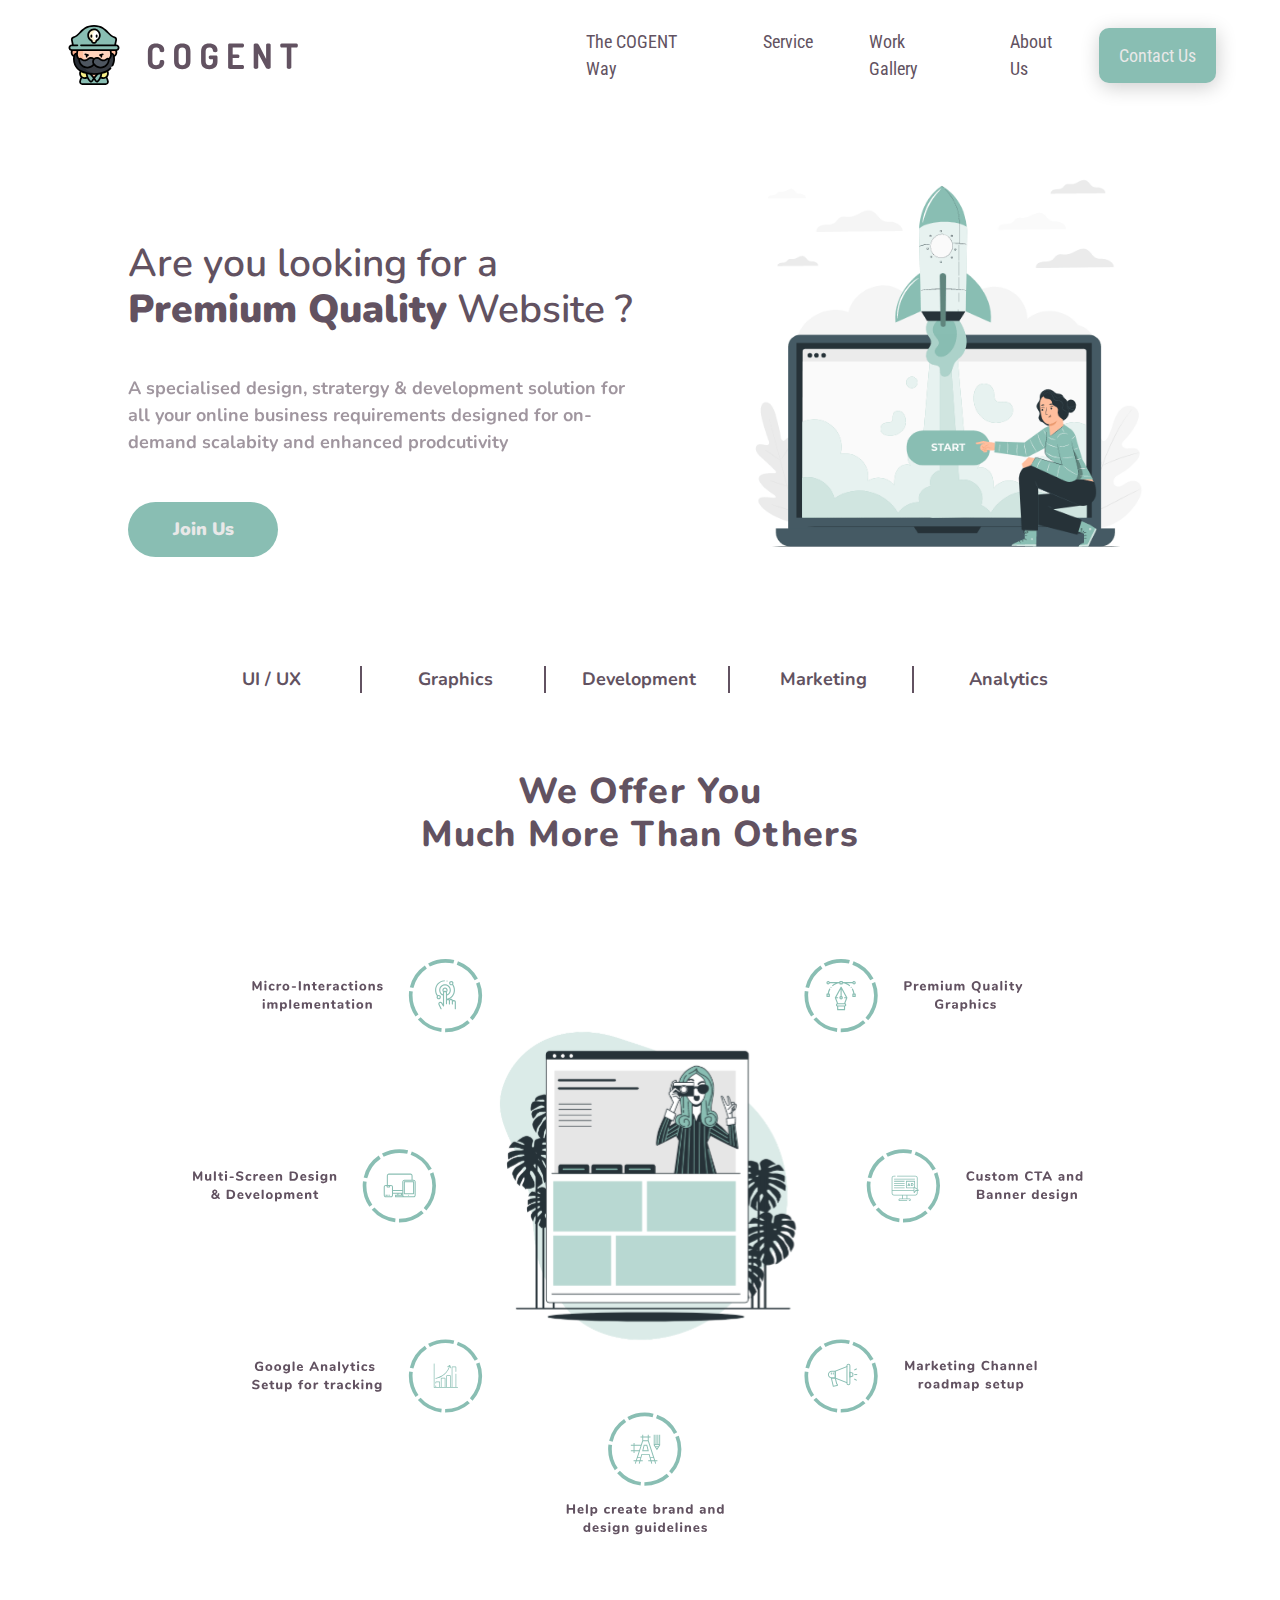
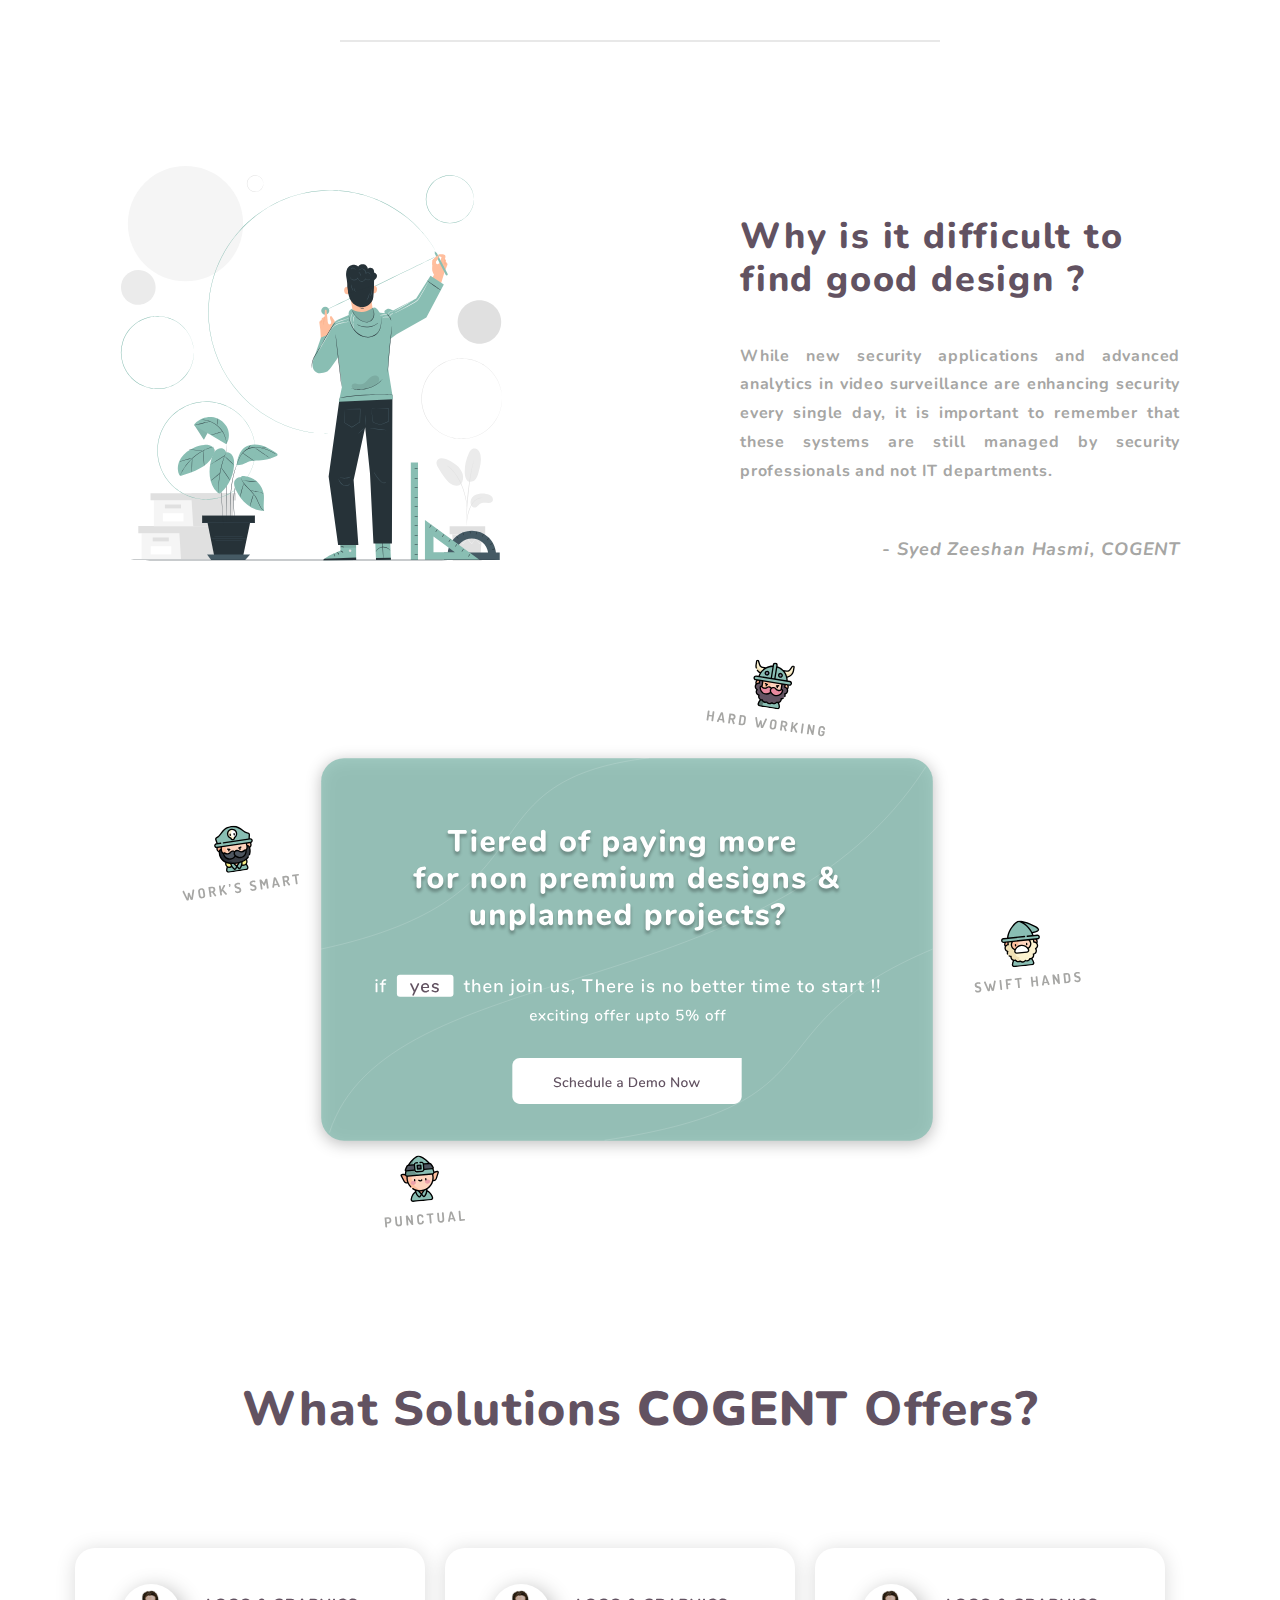
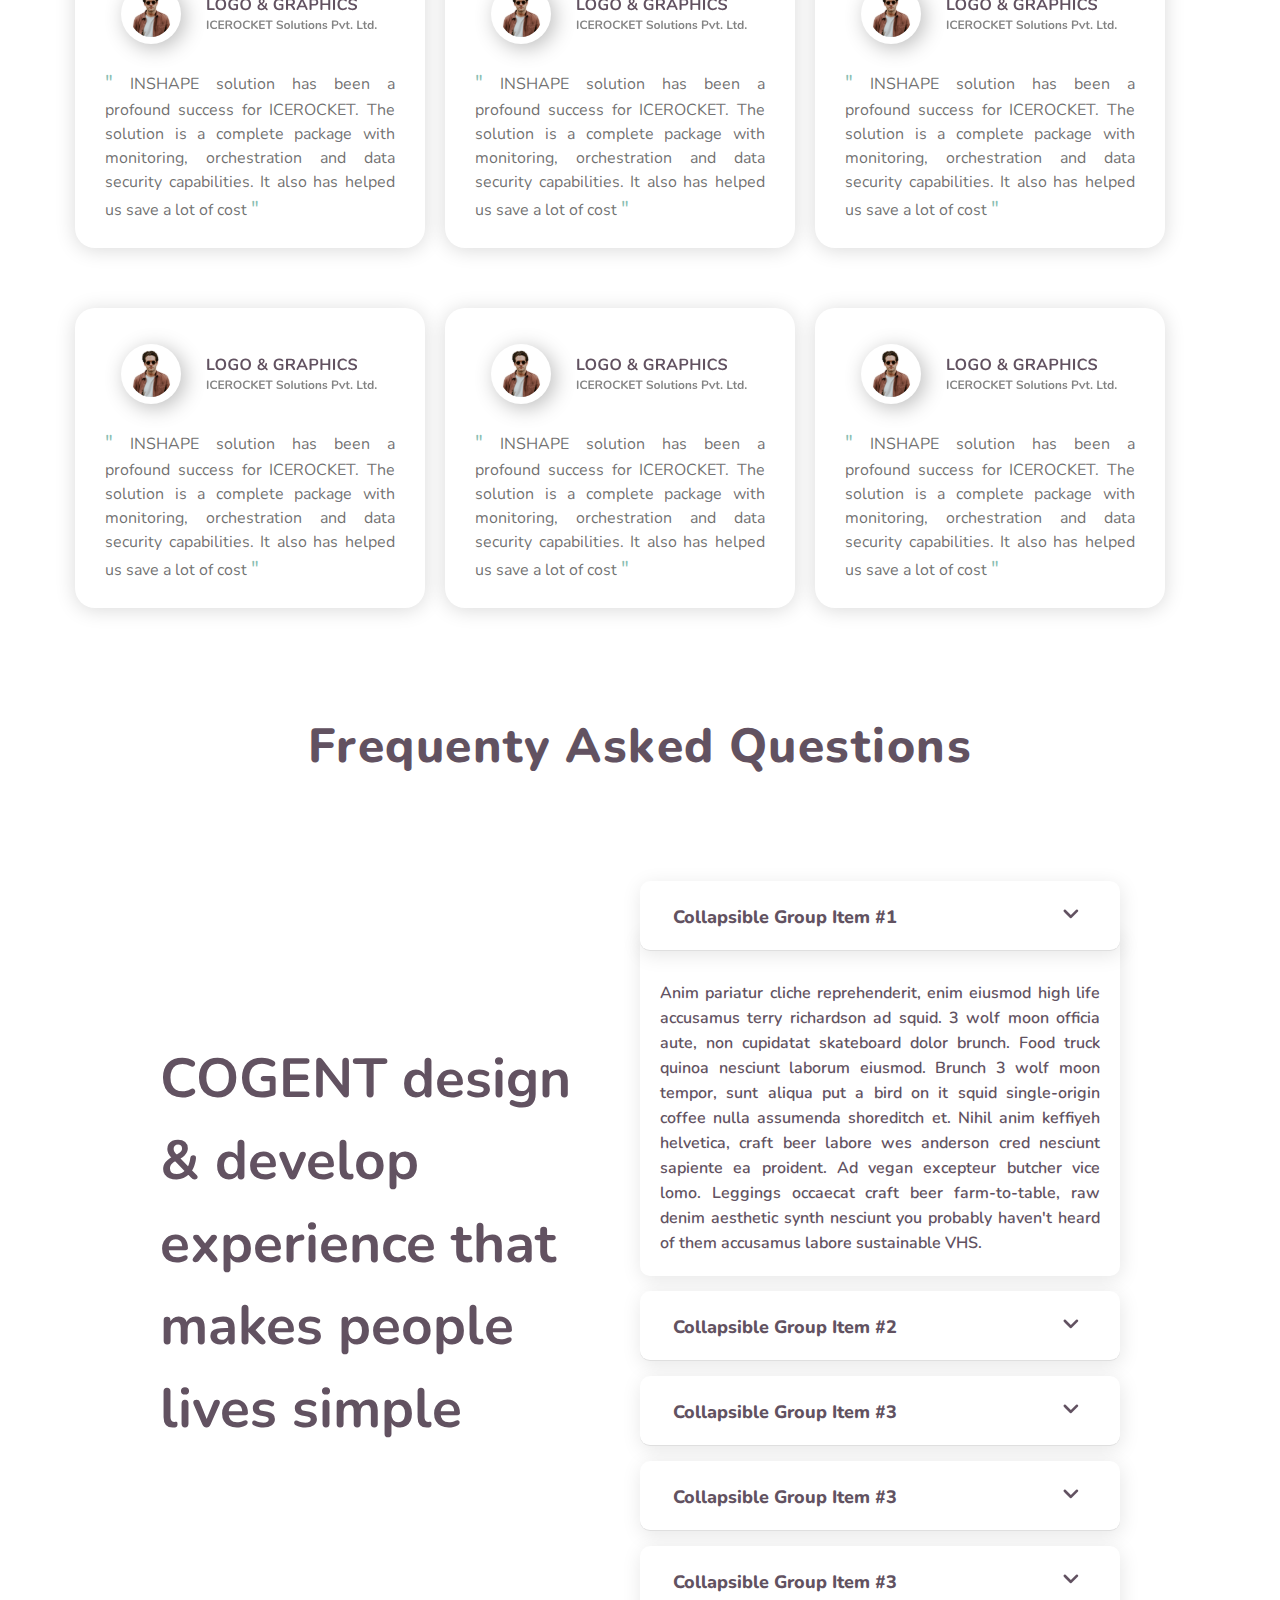
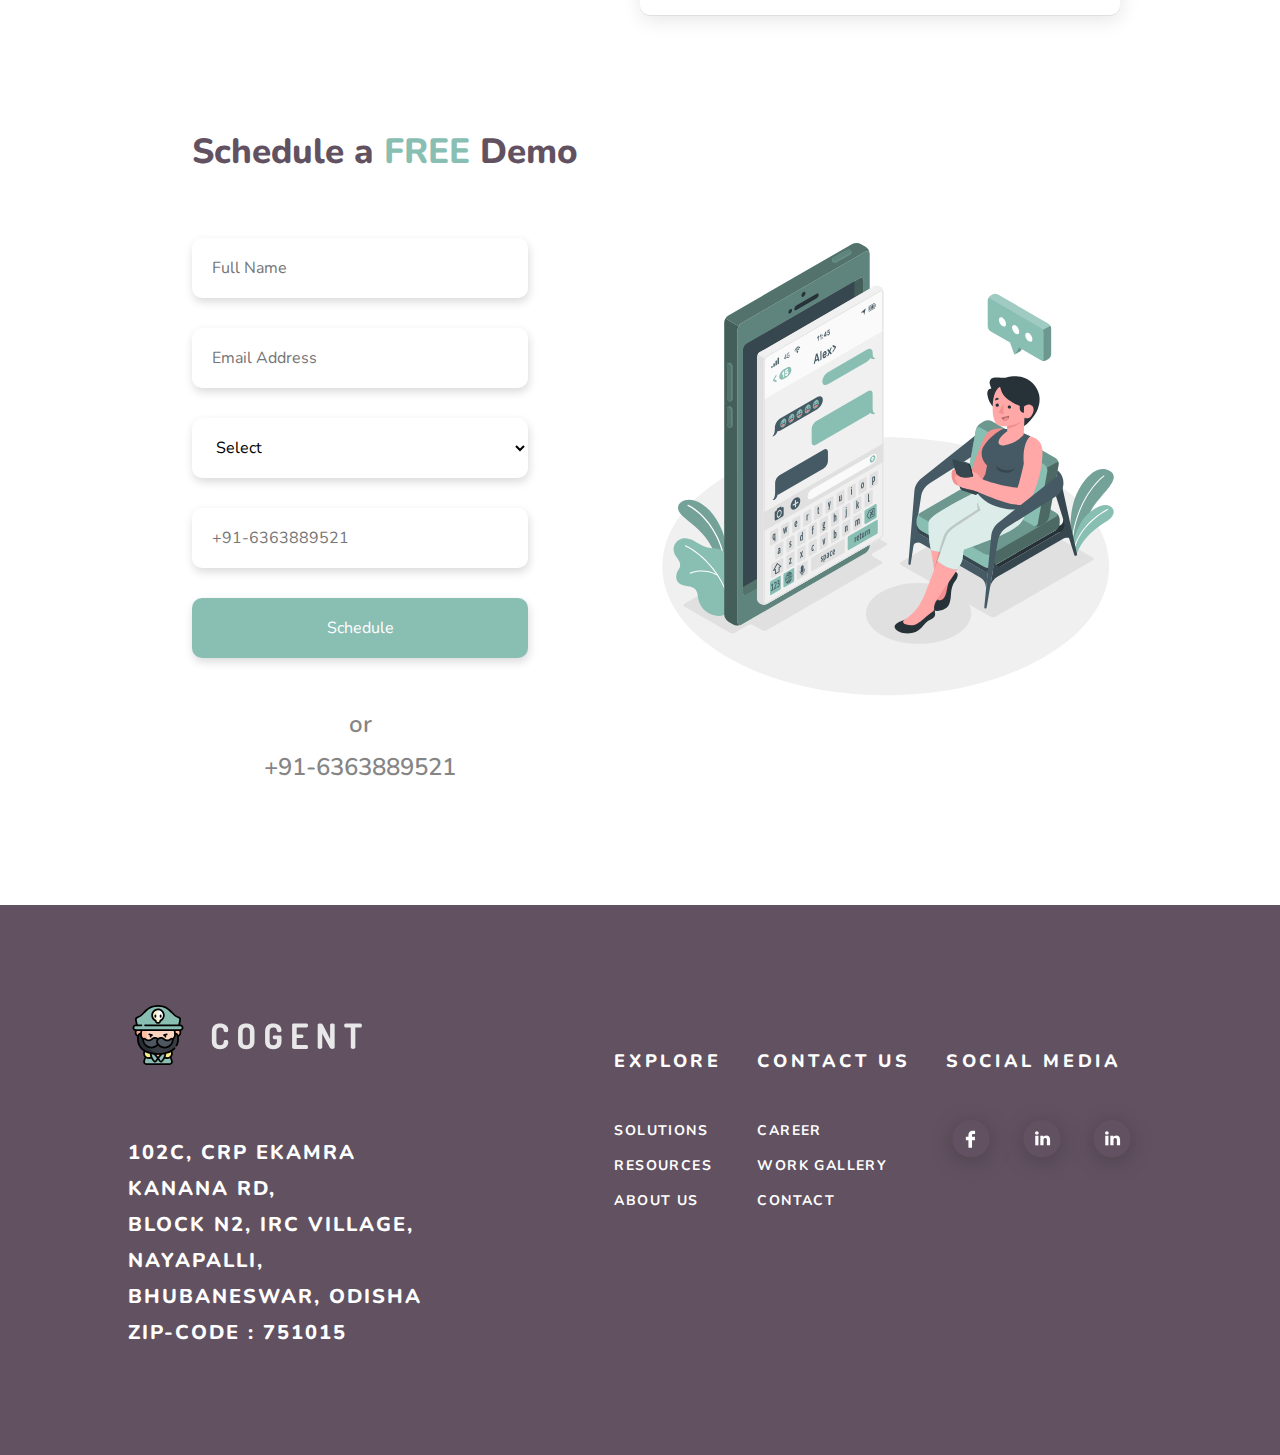
<file: index.html>
<!DOCTYPE html>
<html lang="en">

<head>
    <meta charset="UTF-8">
    <meta name="viewport" content="width=device-width, initial-scale=1.0">
    <title>Syed Zeeshan Hasmi : Digital Product Designer</title>

    <!-- Favicon -->
    <link rel="apple-touch-icon" sizes="57x57" href="./graphics/favicon/apple-icon-57x57.png">
    <link rel="apple-touch-icon" sizes="60x60" href="./graphics/favicon/apple-icon-60x60.png">
    <link rel="apple-touch-icon" sizes="72x72" href="./graphics/favicon/apple-icon-72x72.png">
    <link rel="apple-touch-icon" sizes="76x76" href="./graphics/favicon/apple-icon-76x76.png">
    <link rel="apple-touch-icon" sizes="114x114" href="./graphics/favicon/apple-icon-114x114.png">
    <link rel="apple-touch-icon" sizes="120x120" href="./graphics/favicon/apple-icon-120x120.png">
    <link rel="apple-touch-icon" sizes="144x144" href="./graphics/favicon/apple-icon-144x144.png">
    <link rel="apple-touch-icon" sizes="152x152" href="./graphics/favicon/apple-icon-152x152.png">
    <link rel="apple-touch-icon" sizes="180x180" href="./graphics/favicon/apple-icon-180x180.png">
    <link rel="icon" type="image/png" sizes="192x192" href="./graphics/favicon/android-icon-192x192.png">
    <link rel="icon" type="image/png" sizes="32x32" href="./graphics/favicon/favicon-32x32.png">
    <link rel="icon" type="image/png" sizes="96x96" href="./graphics/favicon/favicon-96x96.png">
    <link rel="icon" type="image/png" sizes="16x16" href="./graphics/favicon/favicon-16x16.png">
    <link rel="manifest" href="./graphics/favicon/manifest.json">
    <meta name="msapplication-TileColor" content="#ffffff">
    <meta name="msapplication-TileImage" content="./graphics/favicon/ms-icon-144x144.png">
    <meta name="theme-color" content="#ffffff">

    <!-- SEO for website -->
    <meta name="keywords"
        content="UI/UX Design, Web Design, Web Development, Branding, Freelance Developer, Freelance Designer">
    <meta name="description" content="">

    <!-- Google Fonts Nunito -->
    <link
        href="https://fonts.googleapis.com/css2?family=Nunito:ital,wght@0,200;0,300;0,400;0,600;0,700;0,800;0,900;1,200;1,300;1,400;1,600;1,700;1,800;1,900&family=Roboto+Condensed:ital,wght@0,300;0,400;0,700;1,300;1,400&display=swap"
        rel="stylesheet">

    <!-- Bootstrap 4 css file  -->
    <link rel="stylesheet" href="https://maxcdn.bootstrapcdn.com/bootstrap/4.0.0/css/bootstrap.min.css"
        integrity="sha384-Gn5384xqQ1aoWXA+058RXPxPg6fy4IWvTNh0E263XmFcJlSAwiGgFAW/dAiS6JXm" crossorigin="anonymous">

    <!-- Custom Css external link -->
    <link rel="stylesheet" href="./css/main.css">

</head>

<body>
    <!-- Navigation Bar -->
    <nav class="navbar navbar-expand-lg navbar-light">
        <a class="navbar-brand" href="./index.html"><img src="./graphics/cogent-logo.svg" alt="cogent-logo"></a>
        <button class="navbar-toggler" type="button" data-toggle="collapse" data-target="#navbarSupportedContent"
            aria-controls="navbarSupportedContent" aria-expanded="false" aria-label="Toggle navigation">
            <span class="navbar-toggler-icon"></span>
        </button>

        <div class="collapse navbar-collapse" id="navbarSupportedContent">
            <ul class="navbar-nav">
                <li class="nav-item">
                    <a class="nav-link" href="./html/the_cogent_way.html">The COGENT Way</a>
                </li>
                <li class="nav-item">
                    <a class="nav-link" href="./html/services.html">Service</a>
                </li>
                <li class="nav-item">
                    <a class="nav-link" href="./html/work_gallery.html">Work Gallery</a>
                </li>
                <li class="nav-item">
                    <a class="nav-link" href="./html/about-us.html">About Us</a>
                </li>
            </ul>
            <a href="./index.html#demoForm" id="contact"> Contact Us</a>
        </div>
    </nav>

    <!-- Section One -->
    <section class="section-one d-flex flex-column flex-md-row align-items-center">
        <div class="content-area order-2 order-md-1">
            <h1>Are you looking for a <b>Premium Quality</b> Website ?</h1>
            <p>A specialised design, stratergy & development solution for all your online business requirements designed
                for on-demand scalabity and enhanced prodcutivity</p>
            <a href="">Join Us</a>
        </div>
        <div class="image-area order-1 order-md-2">
            <img src="./graphics/gifs/Launching.gif" alt="launching-image">
        </div>
    </section>
    <ul class="small-defination">
        <li>UI / UX</li>
        <li>Graphics</li>
        <li>Development</li>
        <li>Marketing</li>
        <li>Analytics</li>
    </ul>

    <!-- Section Two -->
    <section class="section-two">
        <h2>We offer you <br> much more than others</h2>
        <img src="./graphics/infographics/features.svg" alt="features-image">
    </section>
    <img src="./graphics/infographics/section-two-divider.svg" alt="section-divider" class="section-divider">

    <!-- Section Three -->
    <section class="section-three d-flex flex-column flex-md-row align-items-center">
        <div class="image-area order-2 order-md-1">
            <img src="./graphics/infographics/good-design.svg" alt="good-design-image">
        </div>
        <div class="order-1 order-md-1">
            <h3>Why is it difficult to <br>
                find good design ?</h3>
            <p class="p-content">While new security applications and advanced analytics in video surveillance are
                enhancing security every
                single day, it is important to remember that these systems are still managed by security professionals
                and not IT departments. </p>
            <p class="p-name"> - Syed Zeeshan Hasmi, COGENT</p>
        </div>
    </section>

    <!-- Section Five -->
    <div class="ads-image-area">
        <img src="./graphics/infographics/ads-section.svg" alt="ads-image" class="ads-others">
        <img src="./graphics/infographics/ads-mobile.svg" alt="ads-mobile-image" class="ads-mobile">
    </div>

    <section class="section-five">
        <h2>What solutions <b> COGENT </b> offers?</h2>
        <article class="d-flex flex-wrap">
            <div>
                <img src="./graphics/infographics/solution-card/profile-all.svg" alt="logo & graphics">

                <p><span>"</span>
                    INSHAPE solution has been a profound success for ICEROCKET. The solution is a complete package with
                    monitoring, orchestration and data security capabilities. It also has helped us save a lot of cost
                    <span>"</span>
                </p>
            </div>

            <div>
                <img src="./graphics/infographics/solution-card/profile-all.svg" alt="logo & graphics">

                <p><span>"</span>
                    INSHAPE solution has been a profound success for ICEROCKET. The solution is a complete package with
                    monitoring, orchestration and data security capabilities. It also has helped us save a lot of cost
                    <span>"</span>
                </p>
            </div>

            <div>
                <img src="./graphics/infographics/solution-card/profile-all.svg" alt="logo & graphics">

                <p><span>"</span>
                    INSHAPE solution has been a profound success for ICEROCKET. The solution is a complete package with
                    monitoring, orchestration and data security capabilities. It also has helped us save a lot of cost
                    <span>"</span>
                </p>
            </div>

            <div>
                <img src="./graphics/infographics/solution-card/profile-all.svg" alt="logo & graphics">

                <p><span>"</span>
                    INSHAPE solution has been a profound success for ICEROCKET. The solution is a complete package with
                    monitoring, orchestration and data security capabilities. It also has helped us save a lot of cost
                    <span>"</span>
                </p>
            </div>

            <div>
                <img src="./graphics/infographics/solution-card/profile-all.svg" alt="logo & graphics">

                <p><span>"</span>
                    INSHAPE solution has been a profound success for ICEROCKET. The solution is a complete package with
                    monitoring, orchestration and data security capabilities. It also has helped us save a lot of cost
                    <span>"</span>
                </p>
            </div>

            <div>
                <img src="./graphics/infographics/solution-card/profile-all.svg" alt="logo & graphics">

                <p><span>"</span>
                    INSHAPE solution has been a profound success for ICEROCKET. The solution is a complete package with
                    monitoring, orchestration and data security capabilities. It also has helped us save a lot of cost
                    <span>"</span>
                </p>
            </div>
        </article>
    </section>

    <section class="section-six">
        <h2>Frequenty Asked Questions</h2>
        <article class="d-flex flex-md-row flex-column align-items-center">
            <aside class="order-md-1 order-2">
                <h4>
                    COGENT design
                    & develop experience that makes people lives simple
                </h4>
            </aside>
            <aside class="order-md-2 order-1">
                <div id="accordion">
                    <div class="card">
                        <div class="card-header" id="headingOne">
                            <h5 class="mb-0">
                                <button class="btn btn-link" data-toggle="collapse" data-target="#collapseOne"
                                    aria-expanded="true" aria-controls="collapseOne">
                                    Collapsible Group Item #1 <img src="./graphics/infographics/icons/arrow.jpg"
                                        alt="dropdown-arrow">
                                </button>
                            </h5>
                        </div>

                        <div id="collapseOne" class="collapse show" aria-labelledby="headingOne"
                            data-parent="#accordion">
                            <div class="card-body">
                                Anim pariatur cliche reprehenderit, enim eiusmod high life accusamus terry richardson ad
                                squid. 3 wolf moon officia aute, non cupidatat skateboard dolor brunch. Food truck
                                quinoa nesciunt laborum eiusmod. Brunch 3 wolf moon tempor, sunt aliqua put a bird on it
                                squid single-origin coffee nulla assumenda shoreditch et. Nihil anim keffiyeh helvetica,
                                craft beer labore wes anderson cred nesciunt sapiente ea proident. Ad vegan excepteur
                                butcher vice lomo. Leggings occaecat craft beer farm-to-table, raw denim aesthetic synth
                                nesciunt you probably haven't heard of them accusamus labore sustainable VHS.
                            </div>
                        </div>
                    </div>
                    <div class="card">
                        <div class="card-header" id="headingTwo">
                            <h5 class="mb-0">
                                <button class="btn btn-link collapsed" data-toggle="collapse" data-target="#collapseTwo"
                                    aria-expanded="false" aria-controls="collapseTwo">
                                    Collapsible Group Item #2 <img src="./graphics/infographics/icons/arrow.jpg"
                                        alt="dropdown-arrow">
                                </button>
                            </h5>
                        </div>
                        <div id="collapseTwo" class="collapse" aria-labelledby="headingTwo" data-parent="#accordion">
                            <div class="card-body">
                                Anim pariatur cliche reprehenderit, enim eiusmod high life accusamus terry richardson ad
                                squid. 3 wolf moon officia aute, non cupidatat skateboard dolor brunch. Food truck
                                quinoa nesciunt laborum eiusmod. Brunch 3 wolf moon tempor, sunt aliqua put a bird on it
                                squid single-origin coffee nulla assumenda shoreditch et. Nihil anim keffiyeh helvetica,
                                craft beer labore wes anderson cred nesciunt sapiente ea proident. Ad vegan excepteur
                                butcher vice lomo. Leggings occaecat craft beer farm-to-table, raw denim aesthetic synth
                                nesciunt you probably haven't heard of them accusamus labore sustainable VHS.
                            </div>
                        </div>
                    </div>
                    <div class="card">
                        <div class="card-header" id="headingThree">
                            <h5 class="mb-0">
                                <button class="btn btn-link collapsed" data-toggle="collapse"
                                    data-target="#collapseThree" aria-expanded="false" aria-controls="collapseThree">
                                    Collapsible Group Item #3 <img src="./graphics/infographics/icons/arrow.jpg"
                                        alt="dropdown-arrow">
                                </button>
                            </h5>
                        </div>
                        <div id="collapseThree" class="collapse" aria-labelledby="headingThree"
                            data-parent="#accordion">
                            <div class="card-body">
                                Anim pariatur cliche reprehenderit, enim eiusmod high life accusamus terry richardson ad
                                squid. 3 wolf moon officia aute, non cupidatat skateboard dolor brunch. Food truck
                                quinoa nesciunt laborum eiusmod. Brunch 3 wolf moon tempor, sunt aliqua put a bird on it
                                squid single-origin coffee nulla assumenda shoreditch et. Nihil anim keffiyeh helvetica,
                                craft beer labore wes anderson cred nesciunt sapiente ea proident. Ad vegan excepteur
                                butcher vice lomo. Leggings occaecat craft beer farm-to-table, raw denim aesthetic synth
                                nesciunt you probably haven't heard of them accusamus labore sustainable VHS.
                            </div>
                        </div>
                    </div>
                    <div class="card">
                        <div class="card-header" id="headingThree">
                            <h5 class="mb-0">
                                <button class="btn btn-link collapsed" data-toggle="collapse"
                                    data-target="#collapseThree" aria-expanded="false" aria-controls="collapseThree">
                                    Collapsible Group Item #3 <img src="./graphics/infographics/icons/arrow.jpg"
                                        alt="dropdown-arrow">
                                </button>
                            </h5>
                        </div>
                        <div id="collapseThree" class="collapse" aria-labelledby="headingThree"
                            data-parent="#accordion">
                            <div class="card-body">
                                Anim pariatur cliche reprehenderit, enim eiusmod high life accusamus terry richardson ad
                                squid. 3 wolf moon officia aute, non cupidatat skateboard dolor brunch. Food truck
                                quinoa nesciunt laborum eiusmod. Brunch 3 wolf moon tempor, sunt aliqua put a bird on it
                                squid single-origin coffee nulla assumenda shoreditch et. Nihil anim keffiyeh helvetica,
                                craft beer labore wes anderson cred nesciunt sapiente ea proident. Ad vegan excepteur
                                butcher vice lomo. Leggings occaecat craft beer farm-to-table, raw denim aesthetic synth
                                nesciunt you probably haven't heard of them accusamus labore sustainable VHS.
                            </div>
                        </div>
                    </div>
                    <div class="card">
                        <div class="card-header" id="headingThree">
                            <h5 class="mb-0">
                                <button class="btn btn-link collapsed" data-toggle="collapse"
                                    data-target="#collapseThree" aria-expanded="false" aria-controls="collapseThree">
                                    Collapsible Group Item #3 <img src="./graphics/infographics/icons/arrow.jpg"
                                        alt="dropdown-arrow">
                                </button>
                            </h5>
                        </div>
                        <div id="collapseThree" class="collapse" aria-labelledby="headingThree"
                            data-parent="#accordion">
                            <div class="card-body">
                                Anim pariatur cliche reprehenderit, enim eiusmod high life accusamus terry richardson ad
                                squid. 3 wolf moon officia aute, non cupidatat skateboard dolor brunch. Food truck
                                quinoa nesciunt laborum eiusmod. Brunch 3 wolf moon tempor, sunt aliqua put a bird on it
                                squid single-origin coffee nulla assumenda shoreditch et. Nihil anim keffiyeh helvetica,
                                craft beer labore wes anderson cred nesciunt sapiente ea proident. Ad vegan excepteur
                                butcher vice lomo. Leggings occaecat craft beer farm-to-table, raw denim aesthetic synth
                                nesciunt you probably haven't heard of them accusamus labore sustainable VHS.
                            </div>
                        </div>
                    </div>
                </div>
            </aside>
        </article>
    </section>

    <section class="section-seven d-flex flex-md-row flex-column align-items-center" id="demoForm">
        <div class="order-md-1 order-2">
            <h4>Schedule a <span>FREE</span> Demo</h4>
            <form action="https://formspree.io/f/mvovbpol" method="POST" class="d-flex flex-column">
                <input type="text" name="username" class="input-design" placeholder="Full Name" />
                <input type="email" name="user-email" class="input-design" placeholder="Email Address" />
                <select name="options" id="options" class="input-design" placeholder="Options">
                    <option value="default" selected>Select</option>
                    <option value="ui/ux">UI & UX</option>
                    <option value="graphics">Graphics</option>
                    <option value="dev">Development</option>
                    <option value="branding">Branding & Marketing</option>
                    <option value="analytics">Analytics</option>
                    <option value="others">Others</option>
                </select>
                <input type="tel" name="phone" class="input-design" placeholder="+91-6363889521">
                <input type="submit" value="Schedule" class="input-design">
            </form>
            <p>or <br> +91-6363889521 </p>
        </div>
        <div class="order-md-2 order-1">
            <img src="./graphics/infographics/contact-image.svg" alt="contact-image" class="d-block ml-auto">
        </div>
    </section>

    <footer class="footer-all d-flex flex-md-row flex-column">
        <div>
            <img src="./graphics/cogent-logo-white.svg" alt="cogent-logo">
            <p>102C, CRP Ekamra Kanana Rd, <br>
                Block N2, IRC Village, <br>
                Nayapalli, Bhubaneswar, Odisha <br>
                Zip-Code : 751015</p>
        </div>
        <section>
            <div class="d-flex flex-md-row justify-content-between flex-column">
                <ul>
                    <li> Explore</li>
                    <li><a href="http://"> Solutions </a></li>
                    <li><a href="http://"> Resources</a></li>
                    <li><a href="./html/about-us.html"> About Us</a></li>
                </ul>
                <ul>
                    <li>Contact Us</li>
                    <li><a href="http://"> Career</a></li>
                    <li><a href="http://"> Work Gallery</a></li>
                    <li><a href="./index.html#demoForm"> contact</a></li>
                </ul>
                <ul>
                    <li>Social Media</li>
                    <li class="social-icon">
                        <a href="http://"> <img src="./graphics/infographics/icons/facebook.svg" alt="facebook"
                                style="display: inline-block; width: 80px; margin-left: -15px; margin-top: -15px;"></a>
                        <a href="http://"> <img src="./graphics/infographics/icons/linkedin.svg" alt="linkedin"
                                style="display: inline-block; width: 80px; margin-left: -15px; margin-top: -15px;"></a>
                        <a href="http://"> <img src="./graphics/infographics/icons/linkedin.svg" alt="linkedin"
                                style="display: inline-block; width: 80px; margin-left: -15px; margin-top: -15px;"></a>
                    </li>
                </ul>
            </div>
        </section>
    </footer>


    <!-- Bootstrap Js file -->
    <script src="https://code.jquery.com/jquery-3.2.1.slim.min.js"
        integrity="sha384-KJ3o2DKtIkvYIK3UENzmM7KCkRr/rE9/Qpg6aAZGJwFDMVNA/GpGFF93hXpG5KkN"
        crossorigin="anonymous"></script>
    <script src="https://cdnjs.cloudflare.com/ajax/libs/popper.js/1.12.9/umd/popper.min.js"
        integrity="sha384-ApNbgh9B+Y1QKtv3Rn7W3mgPxhU9K/ScQsAP7hUibX39j7fakFPskvXusvfa0b4Q"
        crossorigin="anonymous"></script>
    <script src="https://maxcdn.bootstrapcdn.com/bootstrap/4.0.0/js/bootstrap.min.js"
        integrity="sha384-JZR6Spejh4U02d8jOt6vLEHfe/JQGiRRSQQxSfFWpi1MquVdAyjUar5+76PVCmYl"
        crossorigin="anonymous"></script>
</body>

</html>
</file>
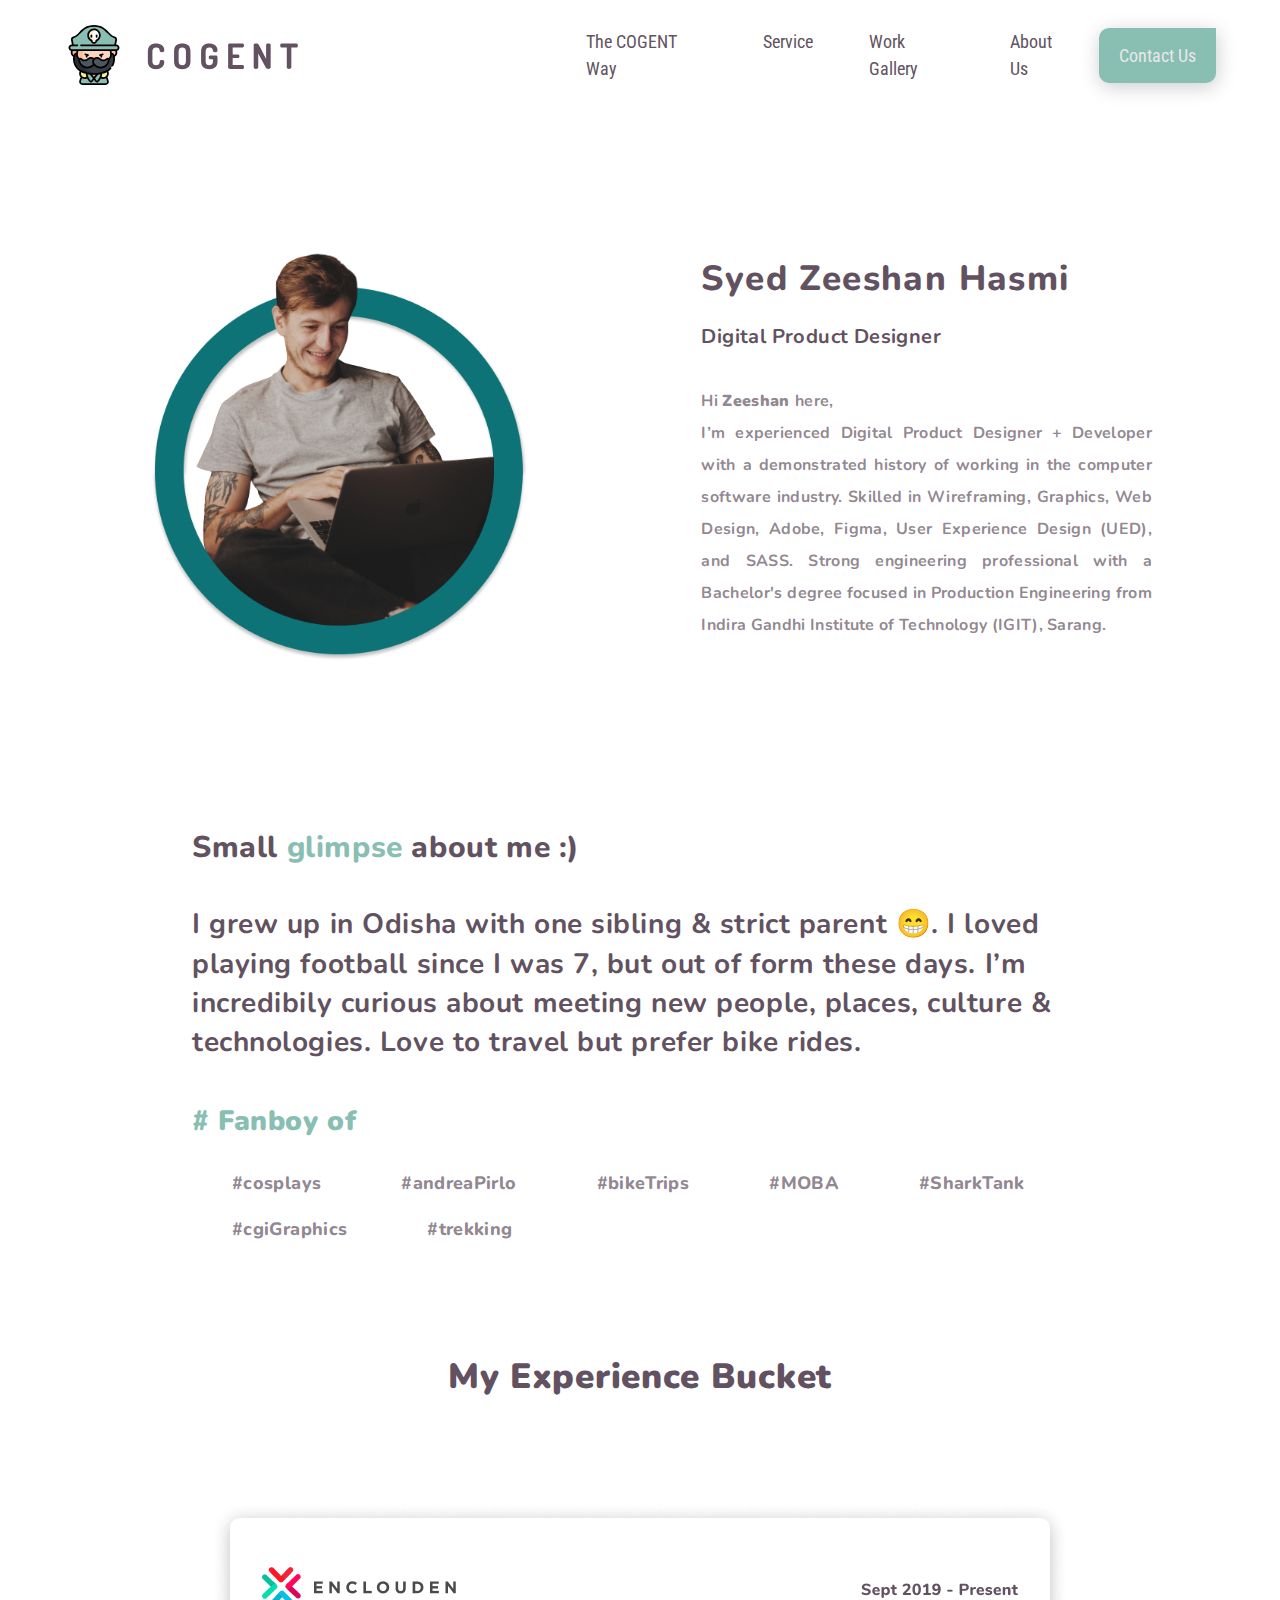
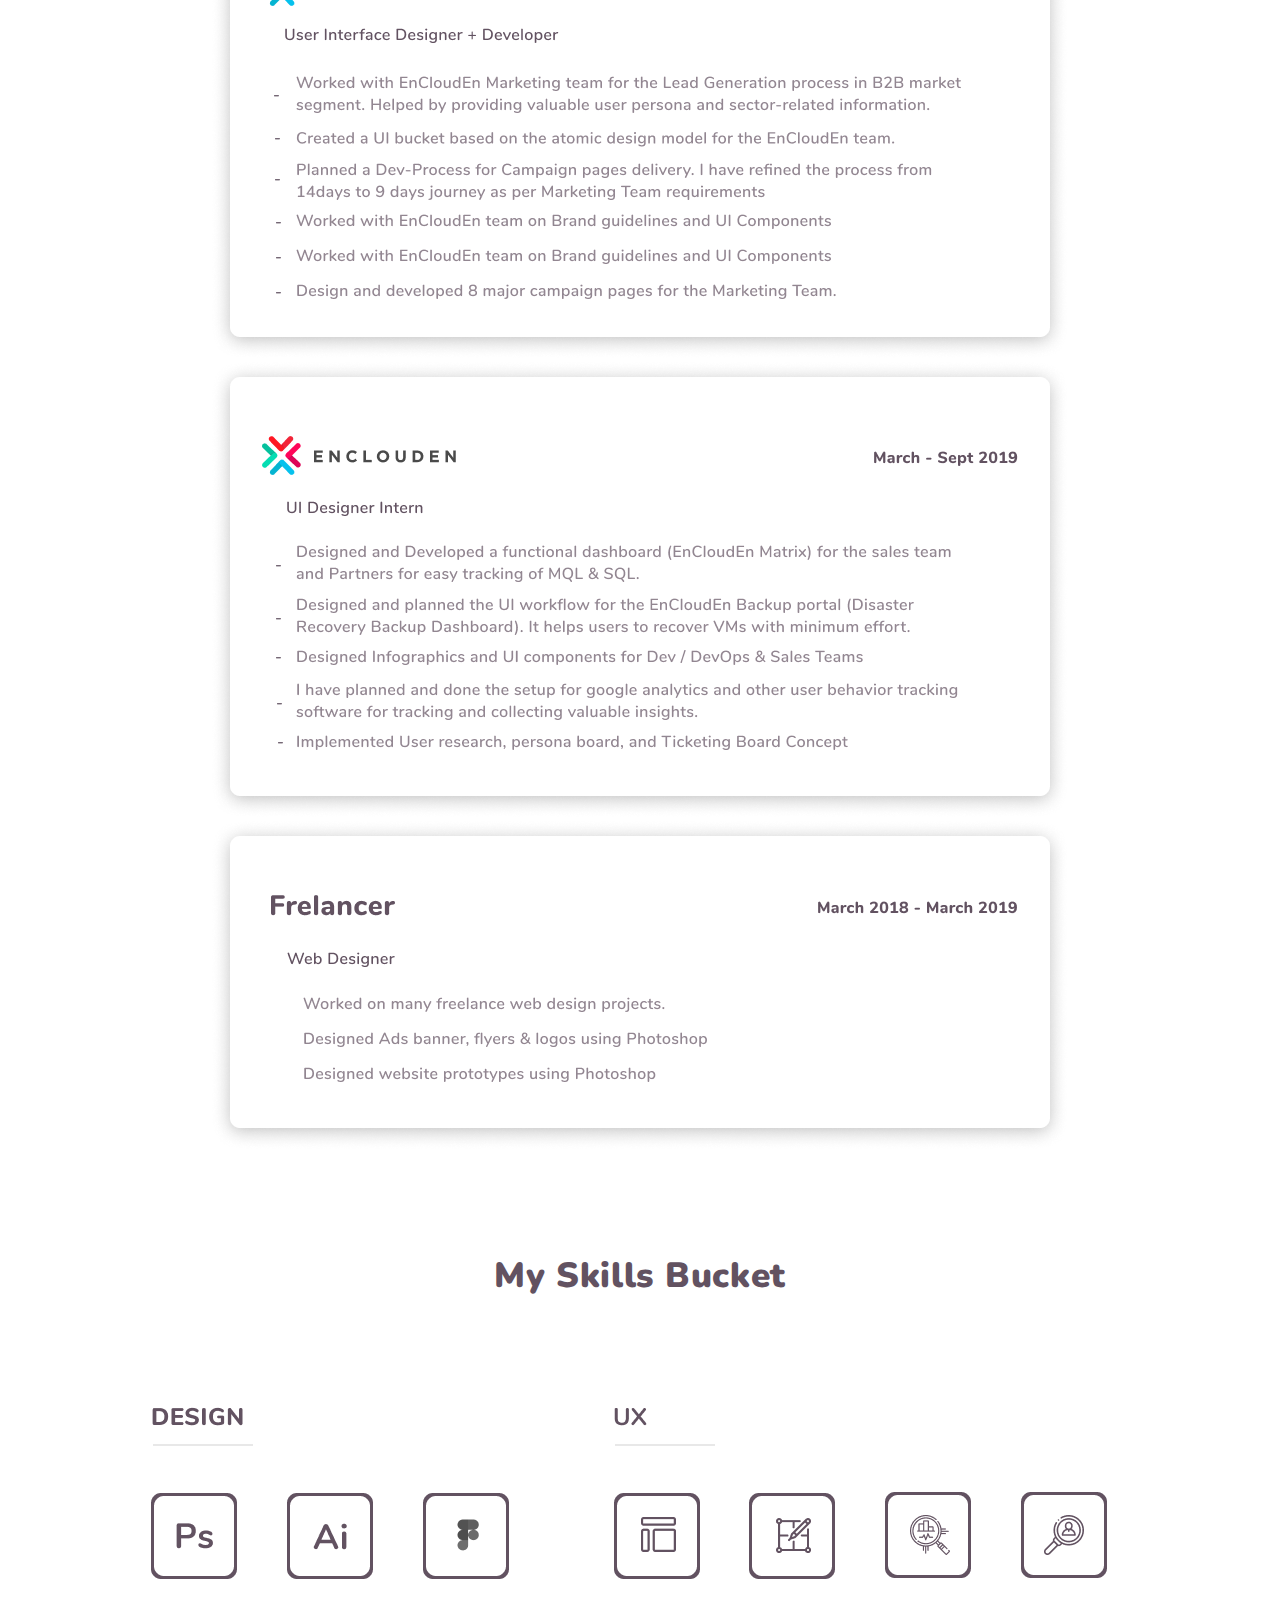
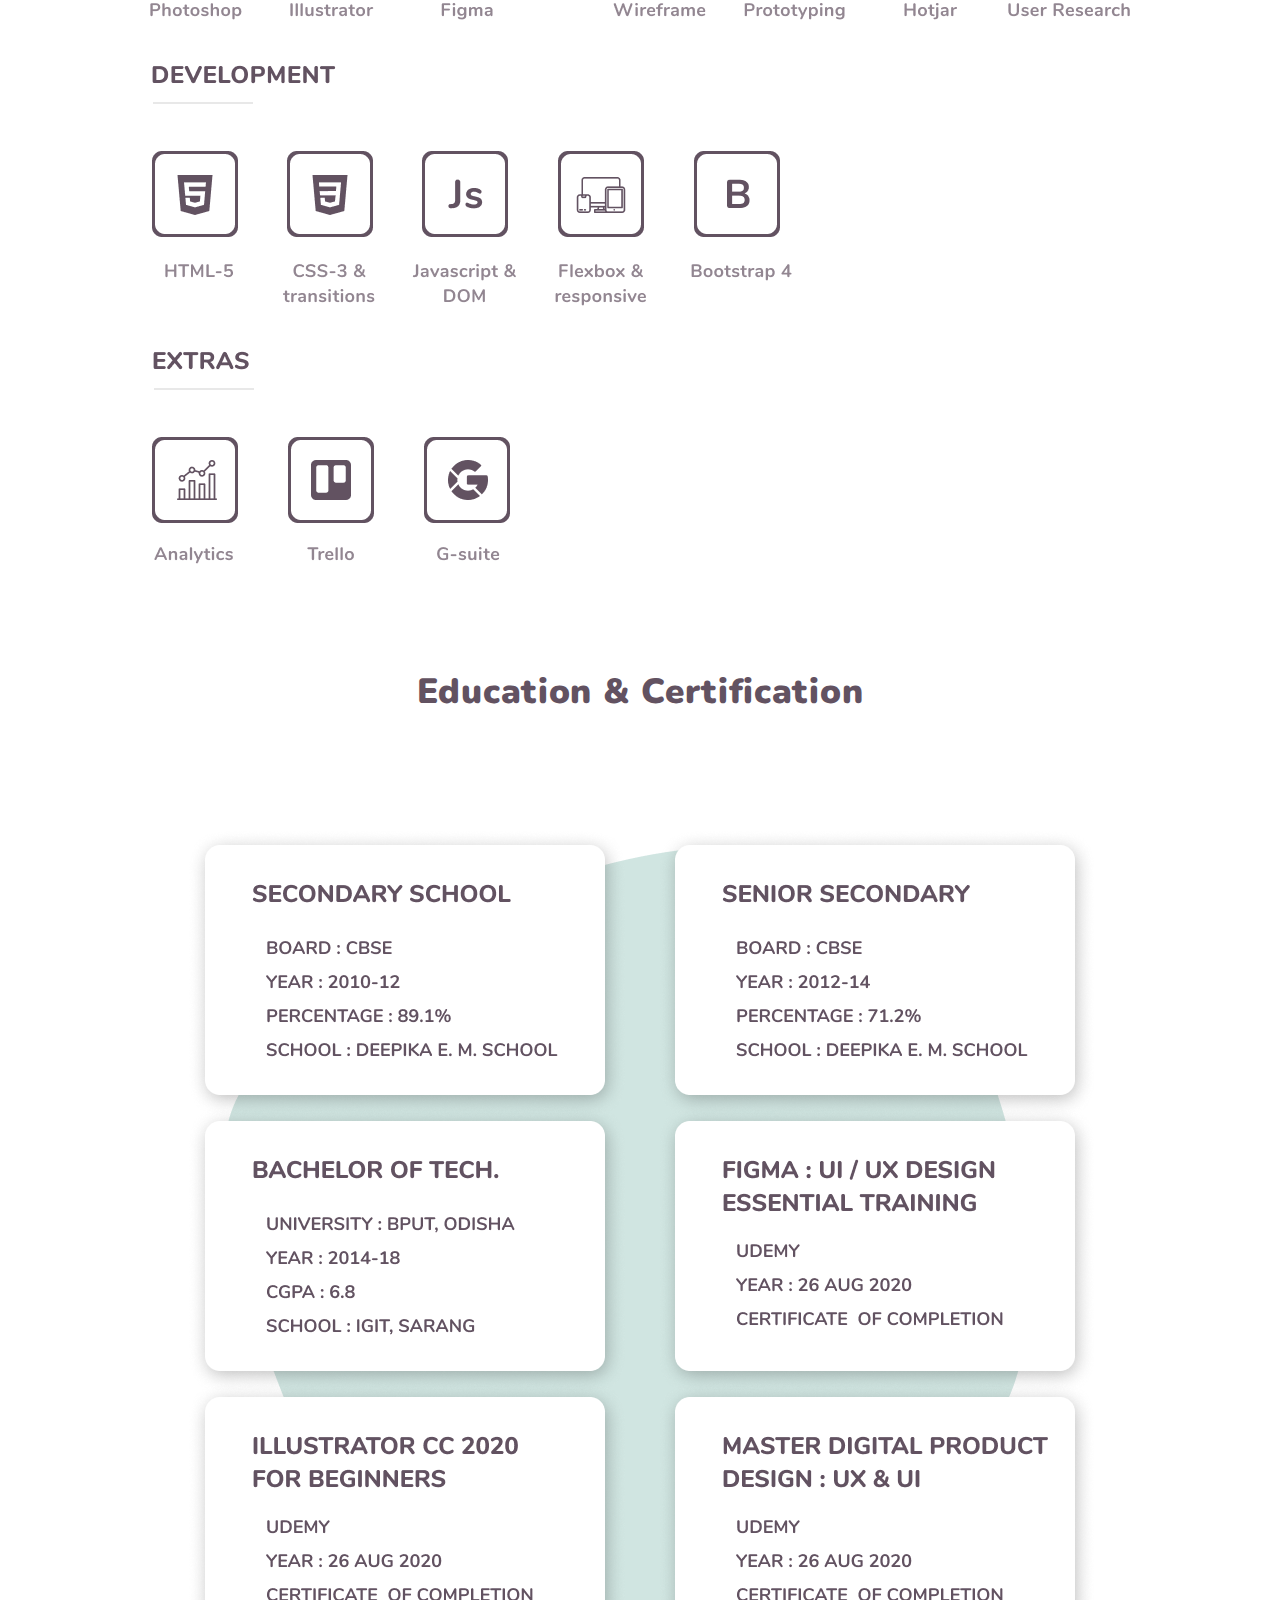
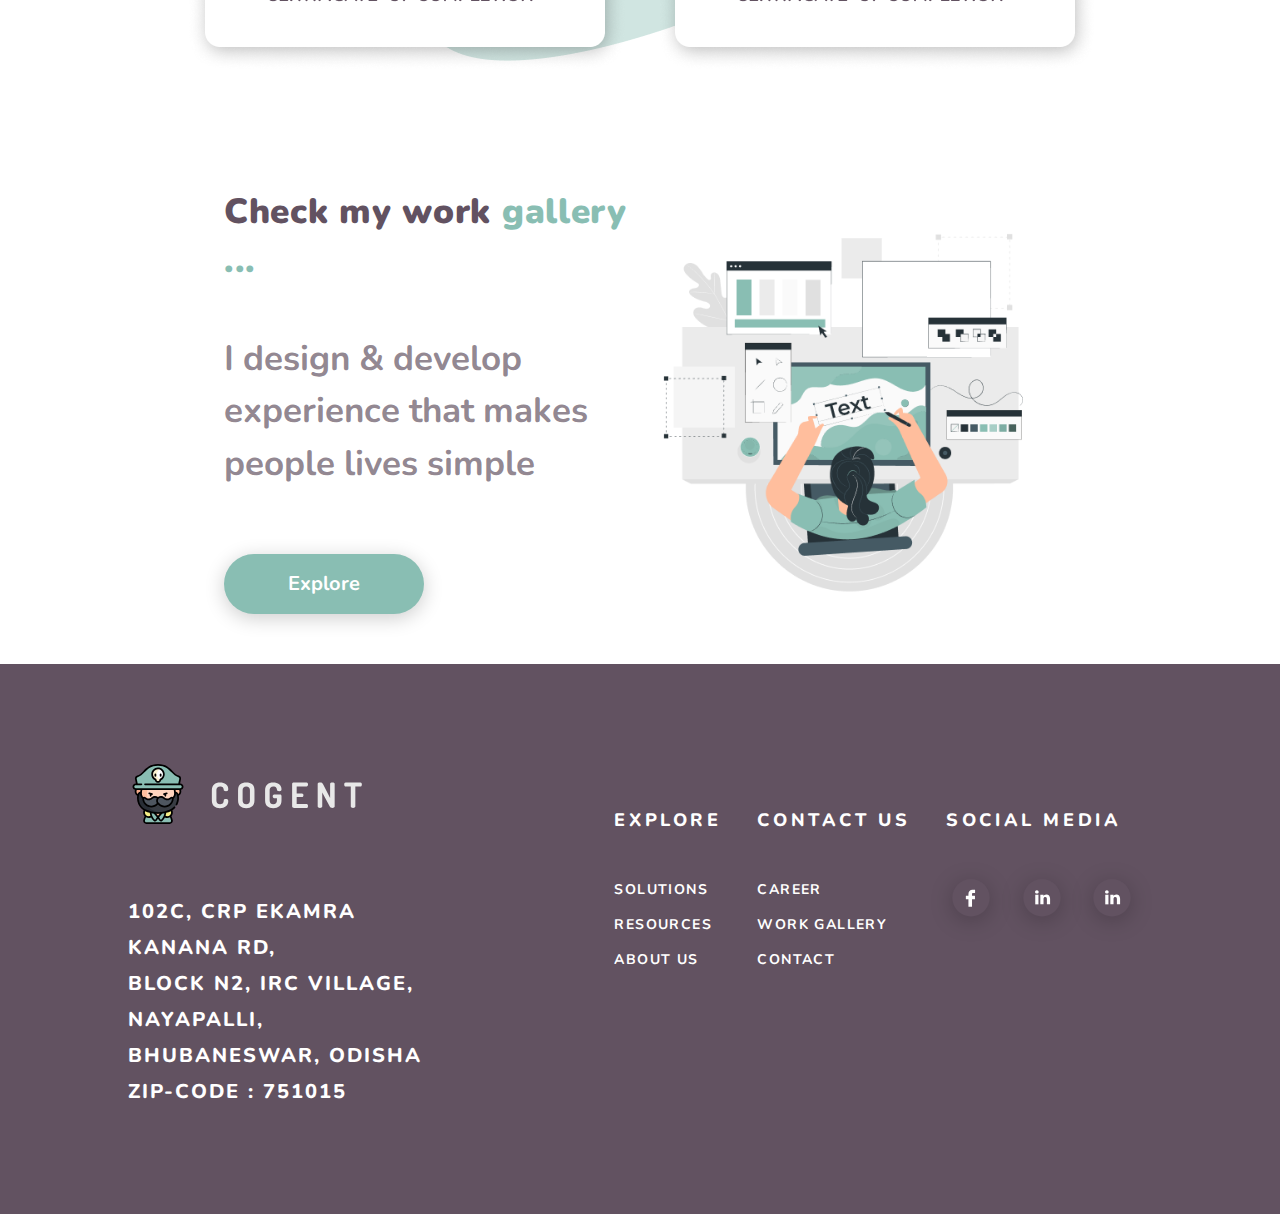
<file: html/about-us.html>
<!DOCTYPE html>
<html lang="en">

<head>
    <meta charset="UTF-8">
    <meta name="viewport" content="width=device-width, initial-scale=1.0">
    <title>Syed Zeeshan Hasmi : Digital Product Designer</title>
    <!-- Favicon -->
    <link rel="apple-touch-icon" sizes="57x57" href="../graphics/favicon/apple-icon-57x57.png">
    <link rel="apple-touch-icon" sizes="60x60" href="../graphics/favicon/apple-icon-60x60.png">
    <link rel="apple-touch-icon" sizes="72x72" href="../graphics/favicon/apple-icon-72x72.png">
    <link rel="apple-touch-icon" sizes="76x76" href="../graphics/favicon/apple-icon-76x76.png">
    <link rel="apple-touch-icon" sizes="114x114" href="../graphics/favicon/apple-icon-114x114.png">
    <link rel="apple-touch-icon" sizes="120x120" href="../graphics/favicon/apple-icon-120x120.png">
    <link rel="apple-touch-icon" sizes="144x144" href="../graphics/favicon/apple-icon-144x144.png">
    <link rel="apple-touch-icon" sizes="152x152" href="../graphics/favicon/apple-icon-152x152.png">
    <link rel="apple-touch-icon" sizes="180x180" href="../graphics/favicon/apple-icon-180x180.png">
    <link rel="icon" type="image/png" sizes="192x192" href="../graphics/favicon/android-icon-192x192.png">
    <link rel="icon" type="image/png" sizes="32x32" href="../graphics/favicon/favicon-32x32.png">
    <link rel="icon" type="image/png" sizes="96x96" href="../graphics/favicon/favicon-96x96.png">
    <link rel="icon" type="image/png" sizes="16x16" href="../graphics/favicon/favicon-16x16.png">
    <link rel="manifest" href="../graphics/favicon/manifest.json">
    <meta name="msapplication-TileColor" content="#ffffff">
    <meta name="msapplication-TileImage" content="../graphics/favicon/ms-icon-144x144.png">
    <meta name="theme-color" content="#ffffff">
    <!-- SEO for website -->
    <meta name="keywords"
        content="UI/UX Design, Web Design, Web Development, Branding, Freelance Developer, Freelance Designer">
    <meta name="description" content="">

    <!-- Google Fonts Nunito -->
    <link
        href="https://fonts.googleapis.com/css2?family=Nunito:ital,wght@0,200;0,300;0,400;0,600;0,700;0,800;0,900;1,200;1,300;1,400;1,600;1,700;1,800;1,900&family=Roboto+Condensed:ital,wght@0,300;0,400;0,700;1,300;1,400&display=swap"
        rel="stylesheet">

    <!-- Bootstrap 4 css file  -->
    <link rel="stylesheet" href="https://maxcdn.bootstrapcdn.com/bootstrap/4.0.0/css/bootstrap.min.css"
        integrity="sha384-Gn5384xqQ1aoWXA+058RXPxPg6fy4IWvTNh0E263XmFcJlSAwiGgFAW/dAiS6JXm" crossorigin="anonymous">

    <!-- Custom Css external link -->
    <link rel="stylesheet" href="../css/about-me.css">

</head>

<body>
    <!-- Navigation Bar -->
    <nav class="navbar navbar-expand-lg navbar-light">
        <a class="navbar-brand" href="../index.html"><img src="../graphics/cogent-logo.svg" alt="cogent-logo"></a>
        <button class="navbar-toggler" type="button" data-toggle="collapse" data-target="#navbarSupportedContent"
            aria-controls="navbarSupportedContent" aria-expanded="false" aria-label="Toggle navigation">
            <span class="navbar-toggler-icon"></span>
        </button>

        <div class="collapse navbar-collapse" id="navbarSupportedContent">
            <ul class="navbar-nav">
                <li class="nav-item">
                    <a class="nav-link" href="./the_cogent_way.html">The COGENT Way</a>
                </li>
                <li class="nav-item">
                    <a class="nav-link" href="./services.html">Service</a>
                </li>
                <li class="nav-item">
                    <a class="nav-link" href="./work_gallery.html">Work Gallery</a>
                </li>
                <li class="nav-item">
                    <a class="nav-link" href="./about-us.html">About Us</a>
                </li>
            </ul>
            <a href="../index.html#demoForm" id="contact"> Contact Us</a>
        </div>
    </nav>

    <!-- Section One -->
    <section class="d-flex flex-md-row flex-column align-items-center section-one">
        <div class="order-md-1">
            <img src="../graphics/infographics/aboutUs/cogent-person.png" alt="cogent-person">
        </div>
        <div class="order-md-2">
            <h1>Syed Zeeshan Hasmi</h1>
            <h2>Digital Product Designer</h2>
            <p>
                Hi <b> Zeeshan </b> here, <br>
                I’m experienced Digital Product Designer + Developer with a demonstrated history of working in the
                computer software industry. Skilled in Wireframing, Graphics, Web Design, Adobe, Figma, User Experience
                Design (UED), and SASS. Strong engineering professional with a Bachelor's degree focused in Production
                Engineering from Indira Gandhi Institute of Technology (IGIT), Sarang.
            </p>
        </div>
    </section>

    <!-- Section Two -->
    <section class="section-two">
        <h2>Small <span> glimpse </span> about me :)</h2>
        <p>I grew up in Odisha with one sibling & strict parent 😁. I loved playing football since I was 7, but
            out of form these days. I’m incredibily curious about meeting new people, places, culture & technologies.
            Love to travel but prefer bike rides.</p>

        <h3># Fanboy of</h3>
        <ul class="d-flex flex-wrap">
            <li>#cosplays</li>
            <li>#andreaPirlo</li>
            <li>#bikeTrips</li>
            <li>#MOBA</li>
            <li>#SharkTank</li>
            <li>#cgiGraphics</li>
            <li>#trekking </li>
        </ul>
    </section>

    <!-- Section Three -->
    <section class="section-three">
        <h2>My Experience Bucket</h2>
        <div class="">
            <img src="../graphics/about_us/exp1.png" alt="exp1">
            <img src="../graphics/about_us/exp2.png" alt="exp2">
            <img src="../graphics/about_us/exp3.png" alt="exp3">
        </div>
    </section>

    <!-- section Four -->
    <section class="section-four">
        <h2>My Skills Bucket</h2>
        <div>
            <img src="../graphics/about_us/skills-all.png" alt="skills-image">
        </div>
    </section>

    <!-- Section Five -->
    <section class="section-five">
        <h2>Education & Certification</h2>
        <div>
            <img src="../graphics/about_us/details.png" alt="skills-image">
        </div>
    </section>

    <!-- section Six -->
    <section class="section-six d-flex flex-md-row flex-column align-items-center">
        <div>
            <h3>Check my work <span>gallery ...</span></h3>
            <p class="mt-5 mb-3">I design & develop <br> experience that makes <br> people lives simple</p>
            <a href="./work_gallery.html" class="mt-5">Explore
            </a>
        </div>
        <div>
            <img src="../graphics/about_us/Designer-pana 1.png" alt="Designer_Image">
        </div>
    </section>

    <footer class="footer-all d-flex flex-md-row flex-column">
        <div>
            <img src="../graphics/cogent-logo-white.svg" alt="cogent-logo">
            <p>102C, CRP Ekamra Kanana Rd, <br>
                Block N2, IRC Village, <br>
                Nayapalli, Bhubaneswar, Odisha <br>
                Zip-Code : 751015</p>
        </div>
        <section>
            <div class="d-flex flex-md-row justify-content-between flex-column">
                <ul>
                    <li> Explore</li>
                    <li><a href="http://"> Solutions </a></li>
                    <li><a href="http://"> Resources</a></li>
                    <li><a href="./html/about-us.html"> About Us</a></li>
                </ul>
                <ul>
                    <li>Contact Us</li>
                    <li><a href="http://"> Career</a></li>
                    <li><a href="http://"> Work Gallery</a></li>
                    <li><a href="./index.html#demoForm"> contact</a></li>
                </ul>
                <ul>
                    <li>Social Media</li>
                    <li class="social-icon">
                        <a href="http://"> <img src="../graphics/infographics/icons/facebook.svg" alt="facebook"
                                style="display: inline-block; width: 80px; margin-left: -15px; margin-top: -15px;"></a>
                        <a href="http://"> <img src="../graphics/infographics/icons/linkedin.svg" alt="linkedin"
                                style="display: inline-block; width: 80px; margin-left: -15px; margin-top: -15px;"></a>
                        <a href="http://"> <img src="../graphics/infographics/icons/linkedin.svg" alt="linkedin"
                                style="display: inline-block; width: 80px; margin-left: -15px; margin-top: -15px;"></a>
                    </li>
                </ul>
            </div>
        </section>
    </footer>
</body>

</html>
</file>
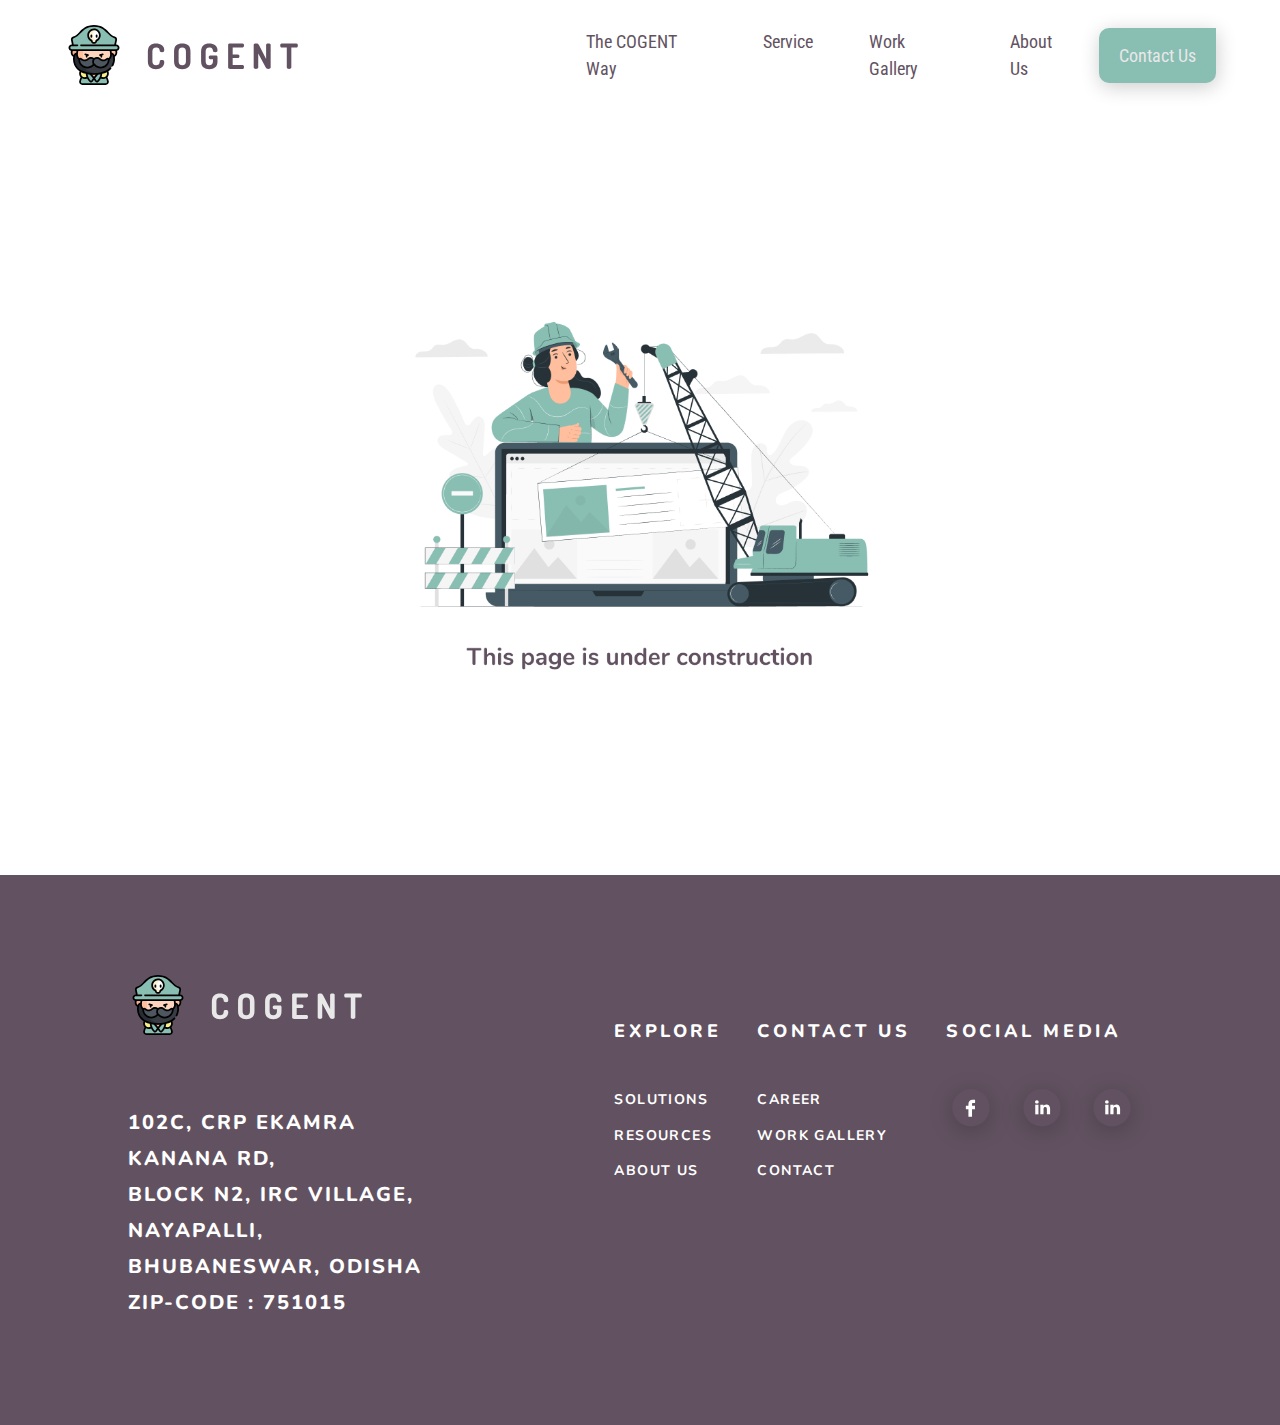
<file: html/services.html>
<!DOCTYPE html>
<html lang="en">

<head>
    <meta charset="UTF-8">
    <meta name="viewport" content="width=device-width, initial-scale=1.0">
    <title>Syed Zeeshan Hasmi : Digital Product Designer</title>
    <!-- Favicon -->
    <link rel="apple-touch-icon" sizes="57x57" href="../graphics/favicon/apple-icon-57x57.png">
    <link rel="apple-touch-icon" sizes="60x60" href="../graphics/favicon/apple-icon-60x60.png">
    <link rel="apple-touch-icon" sizes="72x72" href="../graphics/favicon/apple-icon-72x72.png">
    <link rel="apple-touch-icon" sizes="76x76" href="../graphics/favicon/apple-icon-76x76.png">
    <link rel="apple-touch-icon" sizes="114x114" href="../graphics/favicon/apple-icon-114x114.png">
    <link rel="apple-touch-icon" sizes="120x120" href="../graphics/favicon/apple-icon-120x120.png">
    <link rel="apple-touch-icon" sizes="144x144" href="../graphics/favicon/apple-icon-144x144.png">
    <link rel="apple-touch-icon" sizes="152x152" href="../graphics/favicon/apple-icon-152x152.png">
    <link rel="apple-touch-icon" sizes="180x180" href="../graphics/favicon/apple-icon-180x180.png">
    <link rel="icon" type="image/png" sizes="192x192" href="../graphics/favicon/android-icon-192x192.png">
    <link rel="icon" type="image/png" sizes="32x32" href="../graphics/favicon/favicon-32x32.png">
    <link rel="icon" type="image/png" sizes="96x96" href="../graphics/favicon/favicon-96x96.png">
    <link rel="icon" type="image/png" sizes="16x16" href="../graphics/favicon/favicon-16x16.png">
    <link rel="manifest" href="../graphics/favicon/manifest.json">
    <meta name="msapplication-TileColor" content="#ffffff">
    <meta name="msapplication-TileImage" content="../graphics/favicon/ms-icon-144x144.png">
    <meta name="theme-color" content="#ffffff">
    <!-- SEO for website -->
    <meta name="keywords"
        content="UI/UX Design, Web Design, Web Development, Branding, Freelance Developer, Freelance Designer">
    <meta name="description" content="">

    <!-- Google Fonts Nunito -->
    <link
        href="https://fonts.googleapis.com/css2?family=Nunito:ital,wght@0,200;0,300;0,400;0,600;0,700;0,800;0,900;1,200;1,300;1,400;1,600;1,700;1,800;1,900&family=Roboto+Condensed:ital,wght@0,300;0,400;0,700;1,300;1,400&display=swap"
        rel="stylesheet">

    <!-- Bootstrap 4 css file  -->
    <link rel="stylesheet" href="https://maxcdn.bootstrapcdn.com/bootstrap/4.0.0/css/bootstrap.min.css"
        integrity="sha384-Gn5384xqQ1aoWXA+058RXPxPg6fy4IWvTNh0E263XmFcJlSAwiGgFAW/dAiS6JXm" crossorigin="anonymous">

    <!-- Custom Css external link -->
    <link rel="stylesheet" href="../css/variable.css">

</head>

<body>
    <!-- Navigation Bar -->
    <nav class="navbar navbar-expand-lg navbar-light">
        <a class="navbar-brand" href="../index.html"><img src="../graphics/cogent-logo.svg" alt="cogent-logo"></a>
        <button class="navbar-toggler" type="button" data-toggle="collapse" data-target="#navbarSupportedContent"
            aria-controls="navbarSupportedContent" aria-expanded="false" aria-label="Toggle navigation">
            <span class="navbar-toggler-icon"></span>
        </button>

        <div class="collapse navbar-collapse" id="navbarSupportedContent">
            <ul class="navbar-nav">
                <li class="nav-item">
                    <a class="nav-link" href="./the_cogent_way.html">The COGENT Way</a>
                </li>
                <li class="nav-item">
                    <a class="nav-link" href="./services.html">Service</a>
                </li>
                <li class="nav-item">
                    <a class="nav-link" href="./work_gallery.html">Work Gallery</a>
                </li>
                <li class="nav-item">
                    <a class="nav-link" href="./about-us.html">About Us</a>
                </li>
            </ul>
            <a href="../index.html#demoForm" id="contact"> Contact Us</a>
        </div>
    </nav>
    <div class="uc">
        <img src="../graphics/uc.png" alt="Under_construction">
    </div>
    <footer class="footer-all d-flex flex-md-row flex-column">
        <div>
            <img src="../graphics/cogent-logo-white.svg" alt="cogent-logo">
            <p>102C, CRP Ekamra Kanana Rd, <br>
                Block N2, IRC Village, <br>
                Nayapalli, Bhubaneswar, Odisha <br>
                Zip-Code : 751015</p>
        </div>
        <section>
            <div class="d-flex flex-md-row justify-content-between flex-column">
                <ul>
                    <li> Explore</li>
                    <li><a href="http://"> Solutions </a></li>
                    <li><a href="http://"> Resources</a></li>
                    <li><a href="./html/about-us.html"> About Us</a></li>
                </ul>
                <ul>
                    <li>Contact Us</li>
                    <li><a href="http://"> Career</a></li>
                    <li><a href="http://"> Work Gallery</a></li>
                    <li><a href="./index.html#demoForm"> contact</a></li>
                </ul>
                <ul>
                    <li>Social Media</li>
                    <li class="social-icon">
                        <a href="http://"> <img src="../graphics/infographics/icons/facebook.svg" alt="facebook"
                                style="display: inline-block; width: 80px; margin-left: -15px; margin-top: -15px;"></a>
                        <a href="http://"> <img src="../graphics/infographics/icons/linkedin.svg" alt="linkedin"
                                style="display: inline-block; width: 80px; margin-left: -15px; margin-top: -15px;"></a>
                        <a href="http://"> <img src="../graphics/infographics/icons/linkedin.svg" alt="linkedin"
                                style="display: inline-block; width: 80px; margin-left: -15px; margin-top: -15px;"></a>
                    </li>
                </ul>
            </div>
        </section>
    </footer>

</body>
</html>
</file>
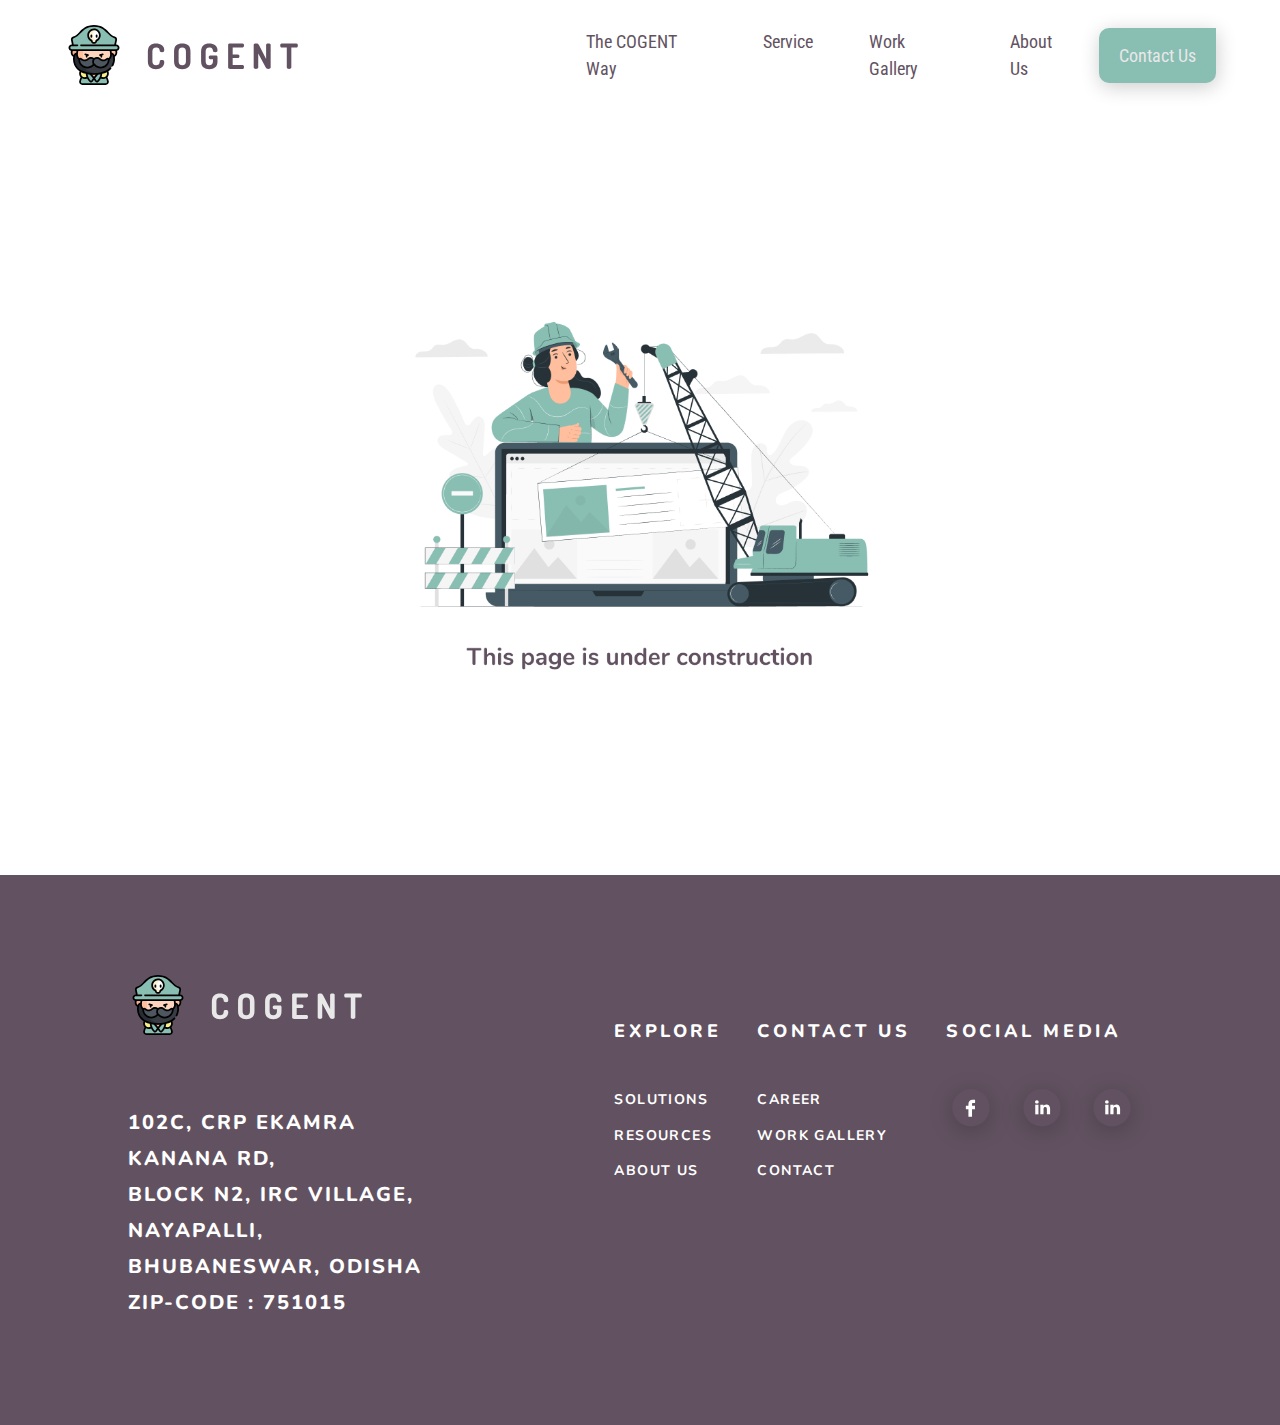
<file: html/work_gallery.html>
<!DOCTYPE html>
<html lang="en">

<head>
    <meta charset="UTF-8">
    <meta name="viewport" content="width=device-width, initial-scale=1.0">
    <title>Syed Zeeshan Hasmi : Digital Product Designer</title>
    <!-- Favicon -->
    <link rel="apple-touch-icon" sizes="57x57" href="../graphics/favicon/apple-icon-57x57.png">
    <link rel="apple-touch-icon" sizes="60x60" href="../graphics/favicon/apple-icon-60x60.png">
    <link rel="apple-touch-icon" sizes="72x72" href="../graphics/favicon/apple-icon-72x72.png">
    <link rel="apple-touch-icon" sizes="76x76" href="../graphics/favicon/apple-icon-76x76.png">
    <link rel="apple-touch-icon" sizes="114x114" href="../graphics/favicon/apple-icon-114x114.png">
    <link rel="apple-touch-icon" sizes="120x120" href="../graphics/favicon/apple-icon-120x120.png">
    <link rel="apple-touch-icon" sizes="144x144" href="../graphics/favicon/apple-icon-144x144.png">
    <link rel="apple-touch-icon" sizes="152x152" href="../graphics/favicon/apple-icon-152x152.png">
    <link rel="apple-touch-icon" sizes="180x180" href="../graphics/favicon/apple-icon-180x180.png">
    <link rel="icon" type="image/png" sizes="192x192" href="../graphics/favicon/android-icon-192x192.png">
    <link rel="icon" type="image/png" sizes="32x32" href="../graphics/favicon/favicon-32x32.png">
    <link rel="icon" type="image/png" sizes="96x96" href="../graphics/favicon/favicon-96x96.png">
    <link rel="icon" type="image/png" sizes="16x16" href="../graphics/favicon/favicon-16x16.png">
    <link rel="manifest" href="../graphics/favicon/manifest.json">
    <meta name="msapplication-TileColor" content="#ffffff">
    <meta name="msapplication-TileImage" content="../graphics/favicon/ms-icon-144x144.png">
    <meta name="theme-color" content="#ffffff">
    <!-- SEO for website -->
    <meta name="keywords"
        content="UI/UX Design, Web Design, Web Development, Branding, Freelance Developer, Freelance Designer">
    <meta name="description" content="">

    <!-- Google Fonts Nunito -->
    <link
        href="https://fonts.googleapis.com/css2?family=Nunito:ital,wght@0,200;0,300;0,400;0,600;0,700;0,800;0,900;1,200;1,300;1,400;1,600;1,700;1,800;1,900&family=Roboto+Condensed:ital,wght@0,300;0,400;0,700;1,300;1,400&display=swap"
        rel="stylesheet">

    <!-- Bootstrap 4 css file  -->
    <link rel="stylesheet" href="https://maxcdn.bootstrapcdn.com/bootstrap/4.0.0/css/bootstrap.min.css"
        integrity="sha384-Gn5384xqQ1aoWXA+058RXPxPg6fy4IWvTNh0E263XmFcJlSAwiGgFAW/dAiS6JXm" crossorigin="anonymous">

    <!-- Custom Css external link -->
    <link rel="stylesheet" href="../css/variable.css">

</head>

<body>
    <!-- Navigation Bar -->
    <nav class="navbar navbar-expand-lg navbar-light">
        <a class="navbar-brand" href="../index.html"><img src="../graphics/cogent-logo.svg" alt="cogent-logo"></a>
        <button class="navbar-toggler" type="button" data-toggle="collapse" data-target="#navbarSupportedContent"
            aria-controls="navbarSupportedContent" aria-expanded="false" aria-label="Toggle navigation">
            <span class="navbar-toggler-icon"></span>
        </button>

        <div class="collapse navbar-collapse" id="navbarSupportedContent">
            <ul class="navbar-nav">
                <li class="nav-item">
                    <a class="nav-link" href="./the_cogent_way.html">The COGENT Way</a>
                </li>
                <li class="nav-item">
                    <a class="nav-link" href="./services.html">Service</a>
                </li>
                <li class="nav-item">
                    <a class="nav-link" href="./work_gallery.html">Work Gallery</a>
                </li>
                <li class="nav-item">
                    <a class="nav-link" href="./about-us.html">About Us</a>
                </li>
            </ul>
            <a href="../index.html#demoForm" id="contact"> Contact Us</a>
        </div>
    </nav>
    <div class="uc">
        <img src="../graphics/uc.png" alt="Under_construction">
    </div>
    <footer class="footer-all d-flex flex-md-row flex-column">
        <div>
            <img src="../graphics/cogent-logo-white.svg" alt="cogent-logo">
            <p>102C, CRP Ekamra Kanana Rd, <br>
                Block N2, IRC Village, <br>
                Nayapalli, Bhubaneswar, Odisha <br>
                Zip-Code : 751015</p>
        </div>
        <section>
            <div class="d-flex flex-md-row justify-content-between flex-column">
                <ul>
                    <li> Explore</li>
                    <li><a href="http://"> Solutions </a></li>
                    <li><a href="http://"> Resources</a></li>
                    <li><a href="./html/about-us.html"> About Us</a></li>
                </ul>
                <ul>
                    <li>Contact Us</li>
                    <li><a href="http://"> Career</a></li>
                    <li><a href="http://"> Work Gallery</a></li>
                    <li><a href="./index.html#demoForm"> contact</a></li>
                </ul>
                <ul>
                    <li>Social Media</li>
                    <li class="social-icon">
                        <a href="http://"> <img src="../graphics/infographics/icons/facebook.svg" alt="facebook"
                                style="display: inline-block; width: 80px; margin-left: -15px; margin-top: -15px;"></a>
                        <a href="http://"> <img src="../graphics/infographics/icons/linkedin.svg" alt="linkedin"
                                style="display: inline-block; width: 80px; margin-left: -15px; margin-top: -15px;"></a>
                        <a href="http://"> <img src="../graphics/infographics/icons/linkedin.svg" alt="linkedin"
                                style="display: inline-block; width: 80px; margin-left: -15px; margin-top: -15px;"></a>
                    </li>
                </ul>
            </div>
        </section>
    </footer>
</body>
</html>
</file>
<file: css/main.css>
* {
  margin: 0;
  padding: 0;
  font-family: "Nunito", sans-serif;
}

html,
body {
  width: 100%;
}

.navbar {
  padding: 0 5%;
  padding-top: 20px;
}
.navbar .navbar-nav {
  margin-left: 40%;
}
.navbar .navbar-nav .nav-item {
  margin: 0 35px;
}
.navbar .navbar-nav .nav-item .nav-link {
  font-size: 18px;
  font-family: "Roboto Condensed", sans-serif;
  color: #625261;
  transition: ease-in;
  transition-duration: 0.8s;
}
.navbar .navbar-nav .nav-item .nav-link:hover {
  transform: scale(1.05);
  transition: ease-in;
  transition-duration: 0.8s;
}
.navbar #contact {
  display: inline-block;
  width: 120px;
  height: 55px;
  border-radius: 10px 0 10px 10px;
  background-color: #89BEB3;
  box-shadow: 1px 4px 20px rgba(0, 0, 0, 0.2);
  color: #E8E8E8;
  line-height: 55px;
  text-align: center;
  margin-left: auto;
  font-family: "Roboto Condensed", sans-serif;
  font-size: 18px;
  text-decoration: none;
}
@media all and (max-width: 415px) {
  .navbar .navbar-nav {
    margin-left: 0%;
    margin-top: 5%;
  }
  .navbar #contact {
    margin-left: 8%;
    margin-top: 10px;
  }
}
@media all and (min-width: 415px) and (max-width: 1378px) {
  .navbar .navbar-nav {
    margin-left: 27%;
  }
  .navbar .navbar-nav .nav-item {
    margin: 0 20px;
  }
  .navbar .navbar-nav .nav-item .nav-link {
    font-size: 18px;
  }
}
@media all and (min-width: 1378px) and (max-width: 1680px) {
  .navbar .navbar-nav {
    margin-left: 37%;
  }
  .navbar .navbar-nav .nav-item {
    margin: 0 20px;
  }
  .navbar .navbar-nav .nav-item .nav-link {
    font-size: 18px;
  }
}

.footer-all {
  width: 100%;
  height: 550px;
  background-color: #625261;
  padding: 100px 10%;
}
.footer-all div {
  width: 30%;
}
.footer-all div p {
  margin-top: 70px;
  font-family: Nunito;
  font-style: normal;
  font-weight: 800;
  font-size: 20px;
  line-height: 180%;
  letter-spacing: 0.1em;
  text-transform: uppercase;
  color: #ffffff;
}
.footer-all section {
  width: 70%;
}
.footer-all section div {
  width: 75%;
  margin-left: auto;
  margin-top: 40px;
}
.footer-all section div ul {
  list-style-type: none;
}
.footer-all section div ul li {
  font-family: Nunito;
  font-style: normal;
  font-weight: bold;
  font-size: 16px;
  line-height: 180%;
  letter-spacing: 0.1em;
  text-transform: uppercase;
  margin-bottom: 10px;
}
.footer-all section div ul li a {
  color: #ffffff;
  text-decoration: none;
}
.footer-all section div ul li:nth-of-type(1) {
  font-weight: 800;
  font-size: 20px;
  line-height: 180%;
  letter-spacing: 0.2em;
  text-transform: uppercase;
  color: #ffffff;
  margin-bottom: 40px;
}
@media all and (min-width: 1000px) and (max-width: 1400px) {
  .footer-all section div ul li {
    font-size: 14px;
  }
  .footer-all section div ul li:nth-of-type(1) {
    font-size: 18px;
  }
}
@media all and (max-width: 415px) {
  .footer-all section div ul {
    margin: 20px;
  }
  .footer-all section div ul li:nth-of-type(1) {
    margin-bottom: 20px;
  }
}

@media all and (max-width: 415px) {
  .footer-all {
    overflow-x: hidden;
    height: 1100px;
  }
  .footer-all div {
    width: 300px;
    margin: 0 auto;
    text-align: center;
  }
  .footer-all section {
    width: 300px;
    margin: 0 auto;
  }
  .footer-all section div {
    width: 100%;
  }
}
.uc {
  width: 40%;
  margin: 200px auto;
}
.uc img {
  width: 100%;
}

.section-one {
  width: 80%;
  margin: 5% auto;
}
.section-one .content-area {
  width: 50%;
}
.section-one .content-area h1 {
  margin-top: 150px;
  font-size: 55px;
  color: #625261;
  font-family: Nunito;
  font-weight: 600;
  letter-spacing: 2%;
}
.section-one .content-area p {
  margin-top: 8%;
  font-size: 22px;
  color: #625261;
  opacity: 0.6;
  font-family: Nunito;
  font-weight: 700;
  letter-spacing: 5%;
}
.section-one .content-area a {
  margin-top: 30px;
  display: inline-block;
  width: 150px;
  height: 55px;
  left: calc(50% - 150px / 2 - 490px);
  top: 632px;
  background: #89beb3;
  border-radius: 50px;
  color: #E8E8E8;
  text-decoration: none;
  line-height: 55px;
  font-size: 22px;
  text-align: center;
  font-family: Nunito;
  font-weight: 900;
  transition: ease-in;
  transition-duration: 0.7s;
}
.section-one .content-area a:hover {
  transform: scale(1.1);
  transition: ease-in;
  transition-duration: 0.7s;
}
.section-one .image-area {
  width: 50%;
}
.section-one .image-area img {
  display: block;
  width: 80%;
  margin-left: auto;
}

.small-defination {
  width: 75%;
  margin: 8% auto 6%;
  list-style: none;
  text-align: center;
}
.small-defination li {
  display: inline-block;
  width: 180px;
  font-size: 18px;
  font-family: Nunito;
  font-weight: 700;
  color: #625261;
  border-right: 2px solid #625261;
}
.small-defination li:nth-of-type(5) {
  border-right: none;
}

@media all and (max-width: 415px) {
  .section-one {
    width: 90%;
    margin: 70px auto 30px;
  }
  .section-one .image-area {
    width: 90%;
  }
  .section-one .image-area img {
    margin: 0 auto;
  }
  .section-one .content-area {
    width: 90%;
    margin: 0 auto;
  }
  .section-one .content-area h1 {
    margin-top: 60px;
    text-align: center;
    font-size: 33px;
  }
  .section-one .content-area p {
    text-align: center;
    font-size: 17px;
  }
  .section-one .content-area a {
    display: block;
    margin: 30px auto 5px;
    font-size: 18px;
    color: #ffffff;
  }

  .small-defination {
    width: 90%;
    margin: 0 auto 60px;
  }
  .small-defination li {
    text-align: center;
    font-size: 16px;
    width: 120px;
    margin-top: 20px;
    border-right: none;
  }
}
@media all and (min-width: 415px) and (max-width: 1387px) {
  .section-one .content-area h1 {
    font-size: 39px;
    margin-top: 80px;
  }
  .section-one .content-area p {
    font-size: 18px;
  }
  .section-one .content-area a {
    font-size: 18px;
  }
}
@media all and (min-width: 1387px) and (max-width: 1680px) {
  .section-one .content-area h1 {
    font-size: 45px;
    margin-top: 80px;
  }
  .section-one .content-area p {
    font-size: 20px;
    letter-spacing: 5%;
  }
  .section-one .content-area a {
    font-size: 20px;
    color: #ffffff;
  }
}
.section-two h2 {
  font-family: Nunito;
  font-style: normal;
  font-weight: 800;
  text-transform: capitalize;
  font-size: 48px;
  line-height: 120%;
  /* or 48px */
  text-align: center;
  letter-spacing: 0.03em;
  color: #625261;
}
.section-two img {
  display: block;
  width: 60%;
  margin: 6% auto;
}
@media all and (max-width: 415px) {
  .section-two h2 {
    font-size: 28px;
    font-weight: 800;
    text-transform: capitalize;
    margin: 100px 0 0;
  }
  .section-two img {
    display: block;
    width: 97%;
    margin: 60px auto;
  }
}
@media all and (min-width: 415px) and (max-width: 1387px) {
  .section-two h2 {
    font-size: 36px;
  }
  .section-two img {
    width: 70%;
    margin: 8% auto;
  }
}

.section-divider {
  display: block;
  margin: 0 auto;
}

@media all and (max-width: 415px) {
  .section-divider {
    width: 50%;
  }
}
.section-three {
  width: 86%;
  margin: 100px auto 20px;
}
.section-three div {
  width: 50%;
}
.section-three div h3 {
  width: 80%;
  margin-left: 100px;
  margin-top: 70px;
  font-family: Nunito;
  font-style: normal;
  font-weight: 800;
  font-size: 48px;
  line-height: 120%;
  text-align: justify;
  letter-spacing: 0.05em;
  color: #625261;
}
.section-three div .p-content {
  width: 80%;
  margin-top: 60px;
  margin-left: 100px;
  font-family: Nunito;
  font-style: normal;
  font-weight: bold;
  font-size: 20px;
  line-height: 180%;
  text-align: justify;
  letter-spacing: 0.05em;
  color: #a6a6a4;
}
.section-three div .p-name {
  width: 80%;
  margin-top: 50px;
  margin-left: 100px;
  font-family: Nunito;
  font-style: normal;
  font-weight: bold;
  font-size: 20px;
  line-height: 150%;
  text-align: right;
  letter-spacing: 0.05em;
  color: #a6a6a4;
  font-style: italic;
}
.section-three div img {
  display: block;
  width: 80%;
}
@media all and (max-width: 415px) {
  .section-three div {
    width: 100%;
    margin-top: -40px;
  }
  .section-three div h3 {
    width: 100%;
    font-size: 28px;
    margin: 0;
    text-transform: capitalize;
    text-align: center;
  }
  .section-three div .p-content {
    width: 100%;
    font-size: 16px;
    margin: 0;
    margin-top: 50px;
    text-align: center;
  }
  .section-three div .p-name {
    width: 100%;
    margin: 0;
    margin-top: 30px;
    font-size: 18px;
    text-align: center;
  }
  .section-three div img {
    margin: 80px auto 0;
    width: 90%;
  }
}
@media all and (min-width: 415px) and (max-width: 1387px) {
  .section-three div h3 {
    font-size: 36px;
  }
  .section-three div .p-content {
    margin-top: 40px;
    font-size: 16px;
  }
  .section-three div .p-name {
    font-size: 18px;
  }
}

.ads-image-area {
  width: 90%;
  margin: 70px auto;
}
.ads-image-area .ads-others {
  width: 80%;
  display: block;
  margin: 0 auto;
}
.ads-image-area .ads-mobile {
  display: none;
}

@media all and (max-width: 415px) {
  .ads-image-area {
    width: 100%;
    margin: 50px auto;
    text-align: center;
    overflow-x: hidden;
  }
  .ads-image-area .ads-mobile {
    display: block;
    width: 100%;
    margin: 0 auto;
  }
  .ads-image-area .ads-others {
    display: none;
  }
}
@media all and (min-width: 415px) and (max-width: 1387px) {
  .ads-image-area {
    width: 90%;
    margin: 70px auto;
  }
  .ads-image-area img {
    display: block;
    width: 80%;
    margin: 0 auto;
  }
}
.section-five {
  margin-top: 150px;
}
.section-five h2 {
  font-family: Nunito;
  font-style: normal;
  font-weight: 800;
  text-transform: capitalize;
  font-size: 48px;
  line-height: 120%;
  text-align: center;
  letter-spacing: 0.03em;
  color: #625261;
}
.section-five article {
  width: 1150px;
  margin: 80px auto;
}
.section-five article div {
  width: 350px;
  height: 300px;
  background: #ffffff;
  box-shadow: 0px 2px 20px rgba(0, 0, 0, 0.15);
  border-radius: 20px;
  padding: 20px 30px;
  margin: 30px 10px;
}
.section-five article div p {
  font-size: 16px;
  font-family: Nunito;
  text-align: justify;
  color: rgba(50, 50, 50, 0.7);
}
.section-five article div p span {
  font-size: 20px;
  font-family: "Nunito", sans-serif;
  color: #89BEB3;
}
@media all and (max-width: 415px) {
  .section-five h2 {
    font-size: 28px;
    font-size: 28px;
  }
  .section-five article {
    width: 95%;
    margin: 40px auto;
  }
  .section-five article div {
    margin: 20px auto;
  }
}

@media all and (max-width: 415px) {
  .section-five {
    margin-top: 70px;
    overflow-x: hidden;
  }
}
.section-six {
  width: 100%;
}
.section-six h2 {
  font-family: Nunito;
  font-style: normal;
  font-weight: 800;
  text-transform: capitalize;
  font-size: 48px;
  line-height: 120%;
  /* or 48px */
  text-align: center;
  letter-spacing: 0.03em;
  color: #625261;
}
.section-six article {
  width: 75%;
  margin: 90px auto;
}
.section-six article aside {
  width: 45%;
}
.section-six article aside h4 {
  font-family: Nunito;
  font-style: normal;
  font-weight: bold;
  font-size: 55px;
  line-height: 150%;
  /* or 82px */
  color: #625261;
}
.section-six article aside #accordion {
  width: 100%;
}
.section-six article aside #accordion .card {
  width: 100%;
  margin: 15px auto;
  border: none;
}
.section-six article aside #accordion .card .card-header {
  width: 100%;
  height: 70px;
  background: #ffffff;
  box-shadow: 1px 4px 20px rgba(0, 0, 0, 0.1);
  border-radius: 10px;
  z-index: 99;
}
.section-six article aside #accordion .card .card-header h5 button {
  position: relative;
  display: block;
  width: 100%;
  font-family: Nunito;
  font-style: normal;
  font-weight: 800;
  font-size: 18px;
  line-height: 120%;
  /* or 19px */
  text-align: justify;
  color: #625261;
  line-height: 35px;
  text-decoration: none;
}
.section-six article aside #accordion .card .card-header h5 button img {
  position: absolute;
  right: 20px;
  top: 15px;
}
.section-six article aside #accordion .card .card-body {
  width: 100%;
  background: #ffffff;
  box-shadow: 1px 4px 20px rgba(0, 0, 0, 0.1);
  border-radius: 10px;
  padding-top: 50px;
  margin-top: -20px;
  z-index: -1 !important;
  font-family: Nunito;
  font-style: normal;
  font-weight: 600;
  font-size: 16px;
  line-height: 120%;
  /* or 19px */
  text-align: justify;
  color: #625261;
  line-height: 25px;
}
.section-six article aside:nth-of-type(2) {
  margin-left: auto;
  width: 50%;
}
@media all and (max-width: 415px) {
  .section-six h2 {
    font-size: 32px;
    margin-top: 50px;
  }
  .section-six article {
    width: 96%;
    margin: 10px auto 0;
  }
  .section-six article aside {
    margin-top: 50px;
    width: 100%;
  }
  .section-six article aside h4 {
    font-size: 35px;
    text-align: center;
  }
  .section-six article aside #accordion {
    width: 95% !important;
    margin: 0 auto;
  }
  .section-six article aside:nth-of-type(2) {
    width: 100%;
  }
}

.section-seven {
  width: 70%;
  margin: 100px auto;
}
.section-seven div {
  width: 50%;
}
.section-seven div h4 {
  font-family: Nunito;
  font-style: normal;
  font-weight: 800;
  font-size: 35px;
  line-height: 120%;
  /* identical to box height, or 42px */
  text-align: justify;
  color: #625261;
}
.section-seven div h4 span {
  color: #89BEB3;
}
.section-seven div form {
  margin-top: 50px;
}
.section-seven div form input:nth-of-type(4) {
  background-color: #89BEB3;
  color: #ffffff;
}
.section-seven div form .input-design {
  width: 75%;
  height: 60px;
  background: #ffffff;
  box-shadow: 1px 4px 10px rgba(0, 0, 0, 0.15);
  border-radius: 10px;
  border: none;
  margin: 15px 0;
  padding: 0 20px;
  outline: none;
}
.section-seven div p {
  margin-top: 30px;
  width: 75%;
  font-family: Nunito;
  font-style: normal;
  font-weight: 600;
  font-size: 24px;
  line-height: 180%;
  text-align: center;
  color: rgba(50, 50, 50, 0.6);
}

@media all and (max-width: 415px) {
  .section-seven {
    width: 100%;
    overflow-x: hidden;
  }
  .section-seven div {
    width: 100%;
  }
  .section-seven div img {
    width: 95%;
    display: block;
    margin: 0 auto !important;
  }
  .section-seven div h4 {
    margin-top: 50px;
    text-align: center;
    font-size: 28px;
  }
  .section-seven div form {
    width: 75%;
    margin: 50px auto;
  }
  .section-seven div form .input-design {
    width: 100%;
  }
  .section-seven div p {
    margin: 0 auto;
    font-size: 24px;
    text-align: center;
  }
}

/*# sourceMappingURL=main.css.map */
</file>
<file: css/about-me.css>
* {
  margin: 0;
  padding: 0;
  font-family: "Nunito", sans-serif;
}

html,
body {
  width: 100%;
}

.navbar {
  padding: 0 5%;
  padding-top: 20px;
}
.navbar .navbar-nav {
  margin-left: 40%;
}
.navbar .navbar-nav .nav-item {
  margin: 0 35px;
}
.navbar .navbar-nav .nav-item .nav-link {
  font-size: 18px;
  font-family: "Roboto Condensed", sans-serif;
  color: #625261;
  transition: ease-in;
  transition-duration: 0.8s;
}
.navbar .navbar-nav .nav-item .nav-link:hover {
  transform: scale(1.05);
  transition: ease-in;
  transition-duration: 0.8s;
}
.navbar #contact {
  display: inline-block;
  width: 120px;
  height: 55px;
  border-radius: 10px 0 10px 10px;
  background-color: #89BEB3;
  box-shadow: 1px 4px 20px rgba(0, 0, 0, 0.2);
  color: #E8E8E8;
  line-height: 55px;
  text-align: center;
  margin-left: auto;
  font-family: "Roboto Condensed", sans-serif;
  font-size: 18px;
  text-decoration: none;
}
@media all and (max-width: 415px) {
  .navbar .navbar-nav {
    margin-left: 0%;
    margin-top: 5%;
  }
  .navbar #contact {
    margin-left: 8%;
    margin-top: 10px;
  }
}
@media all and (min-width: 415px) and (max-width: 1378px) {
  .navbar .navbar-nav {
    margin-left: 27%;
  }
  .navbar .navbar-nav .nav-item {
    margin: 0 20px;
  }
  .navbar .navbar-nav .nav-item .nav-link {
    font-size: 18px;
  }
}
@media all and (min-width: 1378px) and (max-width: 1680px) {
  .navbar .navbar-nav {
    margin-left: 37%;
  }
  .navbar .navbar-nav .nav-item {
    margin: 0 20px;
  }
  .navbar .navbar-nav .nav-item .nav-link {
    font-size: 18px;
  }
}

.footer-all {
  width: 100%;
  height: 550px;
  background-color: #625261;
  padding: 100px 10%;
}
.footer-all div {
  width: 30%;
}
.footer-all div p {
  margin-top: 70px;
  font-family: Nunito;
  font-style: normal;
  font-weight: 800;
  font-size: 20px;
  line-height: 180%;
  letter-spacing: 0.1em;
  text-transform: uppercase;
  color: #ffffff;
}
.footer-all section {
  width: 70%;
}
.footer-all section div {
  width: 75%;
  margin-left: auto;
  margin-top: 40px;
}
.footer-all section div ul {
  list-style-type: none;
}
.footer-all section div ul li {
  font-family: Nunito;
  font-style: normal;
  font-weight: bold;
  font-size: 16px;
  line-height: 180%;
  letter-spacing: 0.1em;
  text-transform: uppercase;
  margin-bottom: 10px;
}
.footer-all section div ul li a {
  color: #ffffff;
  text-decoration: none;
}
.footer-all section div ul li:nth-of-type(1) {
  font-weight: 800;
  font-size: 20px;
  line-height: 180%;
  letter-spacing: 0.2em;
  text-transform: uppercase;
  color: #ffffff;
  margin-bottom: 40px;
}
@media all and (min-width: 1000px) and (max-width: 1400px) {
  .footer-all section div ul li {
    font-size: 14px;
  }
  .footer-all section div ul li:nth-of-type(1) {
    font-size: 18px;
  }
}
@media all and (max-width: 415px) {
  .footer-all section div ul {
    margin: 20px;
  }
  .footer-all section div ul li:nth-of-type(1) {
    margin-bottom: 20px;
  }
}

@media all and (max-width: 415px) {
  .footer-all {
    overflow-x: hidden;
    height: 1100px;
  }
  .footer-all div {
    width: 300px;
    margin: 0 auto;
    text-align: center;
  }
  .footer-all section {
    width: 300px;
    margin: 0 auto;
  }
  .footer-all section div {
    width: 100%;
  }
}
.uc {
  width: 40%;
  margin: 200px auto;
}
.uc img {
  width: 100%;
}

.section-one {
  width: 80%;
  margin: 150px auto;
}
.section-one div {
  width: 45%;
  text-align: center;
}
.section-one div img {
  width: 90%;
}
.section-one div h1 {
  margin-left: auto;
  width: 80%;
  font-family: Nunito;
  font-style: normal;
  font-weight: 800;
  font-size: 44px;
  line-height: 48px;
  letter-spacing: 0.04em;
  color: #625261;
  text-align: left;
}
.section-one div h2 {
  margin-left: auto;
  text-align: left;
  width: 80%;
  margin-top: 30px;
  font-family: Nunito;
  font-style: normal;
  font-weight: bold;
  font-size: 20px;
  line-height: 27px;
  letter-spacing: 0.02em;
  color: #625261;
}
.section-one div p {
  margin-left: auto;
  margin-top: 50px;
  width: 80%;
  font-family: Nunito;
  font-style: normal;
  font-weight: bold;
  font-size: 18px;
  line-height: 200%;
  text-align: justify;
  letter-spacing: 0.02em;
  color: rgba(98, 82, 97, 0.7);
}
.section-one div:nth-of-type(2) {
  width: 55%;
}
@media all and (min-width: 415px) and (max-width: 1378px) {
  .section-one div h1 {
    font-size: 35px;
  }
  .section-one div h2 {
    font-size: 20px;
    margin-top: 20px;
  }
  .section-one div p {
    font-size: 16px;
    margin-top: 35px;
  }
}

@media all and (max-width: 415px) {
  .section-one {
    width: 95%;
    margin: 70px auto;
  }
  .section-one div {
    width: 100%;
  }
  .section-one div img {
    display: inline-block;
    margin-left: 30px;
  }
  .section-one div h1 {
    margin: 20px auto 10px;
    text-align: center;
    font-size: 28px;
  }
  .section-one div h2 {
    margin: 0 auto;
    text-align: center;
    font-size: 20px;
  }
  .section-one div p {
    margin: 30px auto;
    text-align: justify;
    letter-spacing: 0.01em;
    font-size: 16px;
  }
  .section-one div:nth-of-type(2) {
    width: 100%;
  }
}
.section-two {
  width: 70%;
  margin: 50px auto;
}
.section-two h2 {
  font-family: Nunito;
  font-style: normal;
  font-weight: 800;
  font-size: 48px;
  line-height: 180%;
  text-align: justify;
  letter-spacing: 0.02em;
  color: #625261;
}
.section-two h2 span {
  color: #89BEB3;
}
.section-two p {
  width: 80%;
  margin-top: 30px;
  font-family: Nunito;
  font-style: normal;
  font-weight: bold;
  font-size: 32px;
  line-height: 140%;
  letter-spacing: 0.02em;
  color: #625261;
}
.section-two h3 {
  margin-top: 40px;
  font-family: Nunito;
  font-style: normal;
  font-weight: 900;
  font-size: 28px;
  line-height: 140%;
  letter-spacing: 0.02em;
  color: #89BEB3;
}
.section-two ul {
  width: 80%;
  margin-top: 20px;
  list-style-type: none;
}
.section-two ul li {
  font-family: Nunito;
  font-style: normal;
  font-weight: 800;
  font-size: 24px;
  line-height: 140%;
  letter-spacing: 0.02em;
  color: rgba(98, 82, 97, 0.7);
  margin: 10px 40px;
}
@media all and (min-width: 1378px) and (max-width: 1600px) {
  .section-two h2 {
    font-size: 40px;
  }
  .section-two p {
    width: 90%;
  }
  .section-two ul {
    width: 90%;
  }
  .section-two ul li {
    font-size: 20px;
  }
}
@media all and (min-width: 416px) and (max-width: 1378px) {
  .section-two h2 {
    font-size: 30px;
  }
  .section-two p {
    width: 100%;
    font-size: 28px;
  }
  .section-two ul {
    width: 100%;
  }
  .section-two ul li {
    font-size: 18px;
  }
}
@media all and (max-width: 415px) {
  .section-two h2 {
    font-size: 28px;
    text-align: center;
  }
  .section-two p {
    width: 100%;
    text-align: justify;
    font-size: 20px;
  }
  .section-two h3 {
    text-align: center;
  }
  .section-two ul {
    width: 100% !important;
  }
  .section-two ul li {
    width: 100%;
    text-align: center;
  }
}

.section-three h2 {
  margin-top: 100px;
  font-family: Nunito;
  font-style: normal;
  font-weight: 900;
  font-size: 35px;
  line-height: 140%;
  text-align: center;
  letter-spacing: 0.02em;
  color: #625261;
}
.section-three div {
  width: 80%;
  margin: 100px auto 20px;
}
.section-three div img {
  display: block;
  margin: 0 auto;
}
@media all and (max-width: 415px) {
  .section-three h2 {
    font-size: 28px;
  }
  .section-three div {
    margin: 40px auto 10px;
  }
  .section-three div img {
    width: 100%;
  }
}

.section-four h2 {
  margin-top: 100px;
  font-family: Nunito;
  font-style: normal;
  font-weight: 900;
  font-size: 35px;
  line-height: 140%;
  text-align: center;
  letter-spacing: 0.02em;
  color: #625261;
}
.section-four div {
  width: 80%;
  margin: 100px auto;
}
.section-four div img {
  display: block;
  margin: 50px auto;
}

.section-five h2 {
  margin-top: 100px;
  font-family: Nunito;
  font-style: normal;
  font-weight: 900;
  font-size: 35px;
  line-height: 140%;
  text-align: center;
  letter-spacing: 0.02em;
  color: #625261;
}
.section-five div {
  width: 80%;
  margin: 30px auto;
}
.section-five div img {
  display: block;
  margin: 0px auto;
}

.section-six {
  width: 65%;
  margin: 50px auto;
}
.section-six div {
  width: 50%;
}
.section-six div h3 {
  font-family: Nunito;
  font-style: normal;
  font-weight: 900;
  font-size: 35px;
  line-height: 140%;
  letter-spacing: 0.02em;
  color: #625261;
}
.section-six div h3 span {
  color: #89BEB3;
}
.section-six div p {
  font-family: Nunito;
  font-style: normal;
  font-weight: bold;
  font-size: 35px;
  line-height: 150%;
  color: rgba(98, 82, 97, 0.7);
}
.section-six div a {
  display: inline-block;
  width: 200px;
  height: 60px;
  background: #89beb3;
  box-shadow: 0px 4px 20px rgba(0, 0, 0, 0.2);
  border-radius: 50px;
  font-family: Nunito;
  font-style: normal;
  font-weight: bold;
  font-size: 20px;
  line-height: 60px;
  color: #ffffff;
  text-align: center;
}
.section-six div img {
  width: 100%;
}

/*# sourceMappingURL=about-me.css.map */
</file>
<file: css/variable.css>
* {
  margin: 0;
  padding: 0;
  font-family: "Nunito", sans-serif;
}

html,
body {
  width: 100%;
}

.navbar {
  padding: 0 5%;
  padding-top: 20px;
}
.navbar .navbar-nav {
  margin-left: 40%;
}
.navbar .navbar-nav .nav-item {
  margin: 0 35px;
}
.navbar .navbar-nav .nav-item .nav-link {
  font-size: 18px;
  font-family: "Roboto Condensed", sans-serif;
  color: #625261;
  transition: ease-in;
  transition-duration: 0.8s;
}
.navbar .navbar-nav .nav-item .nav-link:hover {
  transform: scale(1.05);
  transition: ease-in;
  transition-duration: 0.8s;
}
.navbar #contact {
  display: inline-block;
  width: 120px;
  height: 55px;
  border-radius: 10px 0 10px 10px;
  background-color: #89BEB3;
  box-shadow: 1px 4px 20px rgba(0, 0, 0, 0.2);
  color: #E8E8E8;
  line-height: 55px;
  text-align: center;
  margin-left: auto;
  font-family: "Roboto Condensed", sans-serif;
  font-size: 18px;
  text-decoration: none;
}
@media all and (max-width: 415px) {
  .navbar .navbar-nav {
    margin-left: 0%;
    margin-top: 5%;
  }
  .navbar #contact {
    margin-left: 8%;
    margin-top: 10px;
  }
}
@media all and (min-width: 415px) and (max-width: 1378px) {
  .navbar .navbar-nav {
    margin-left: 27%;
  }
  .navbar .navbar-nav .nav-item {
    margin: 0 20px;
  }
  .navbar .navbar-nav .nav-item .nav-link {
    font-size: 18px;
  }
}
@media all and (min-width: 1378px) and (max-width: 1680px) {
  .navbar .navbar-nav {
    margin-left: 37%;
  }
  .navbar .navbar-nav .nav-item {
    margin: 0 20px;
  }
  .navbar .navbar-nav .nav-item .nav-link {
    font-size: 18px;
  }
}

.footer-all {
  width: 100%;
  height: 550px;
  background-color: #625261;
  padding: 100px 10%;
}
.footer-all div {
  width: 30%;
}
.footer-all div p {
  margin-top: 70px;
  font-family: Nunito;
  font-style: normal;
  font-weight: 800;
  font-size: 20px;
  line-height: 180%;
  letter-spacing: 0.1em;
  text-transform: uppercase;
  color: #ffffff;
}
.footer-all section {
  width: 70%;
}
.footer-all section div {
  width: 75%;
  margin-left: auto;
  margin-top: 40px;
}
.footer-all section div ul {
  list-style-type: none;
}
.footer-all section div ul li {
  font-family: Nunito;
  font-style: normal;
  font-weight: bold;
  font-size: 16px;
  line-height: 180%;
  letter-spacing: 0.1em;
  text-transform: uppercase;
  margin-bottom: 10px;
}
.footer-all section div ul li a {
  color: #ffffff;
  text-decoration: none;
}
.footer-all section div ul li:nth-of-type(1) {
  font-weight: 800;
  font-size: 20px;
  line-height: 180%;
  letter-spacing: 0.2em;
  text-transform: uppercase;
  color: #ffffff;
  margin-bottom: 40px;
}
@media all and (min-width: 1000px) and (max-width: 1400px) {
  .footer-all section div ul li {
    font-size: 14px;
  }
  .footer-all section div ul li:nth-of-type(1) {
    font-size: 18px;
  }
}
@media all and (max-width: 415px) {
  .footer-all section div ul {
    margin: 20px;
  }
  .footer-all section div ul li:nth-of-type(1) {
    margin-bottom: 20px;
  }
}

@media all and (max-width: 415px) {
  .footer-all {
    overflow-x: hidden;
    height: 1100px;
  }
  .footer-all div {
    width: 300px;
    margin: 0 auto;
    text-align: center;
  }
  .footer-all section {
    width: 300px;
    margin: 0 auto;
  }
  .footer-all section div {
    width: 100%;
  }
}
.uc {
  width: 40%;
  margin: 200px auto;
}
.uc img {
  width: 100%;
}

/*# sourceMappingURL=variable.css.map */
</file>
